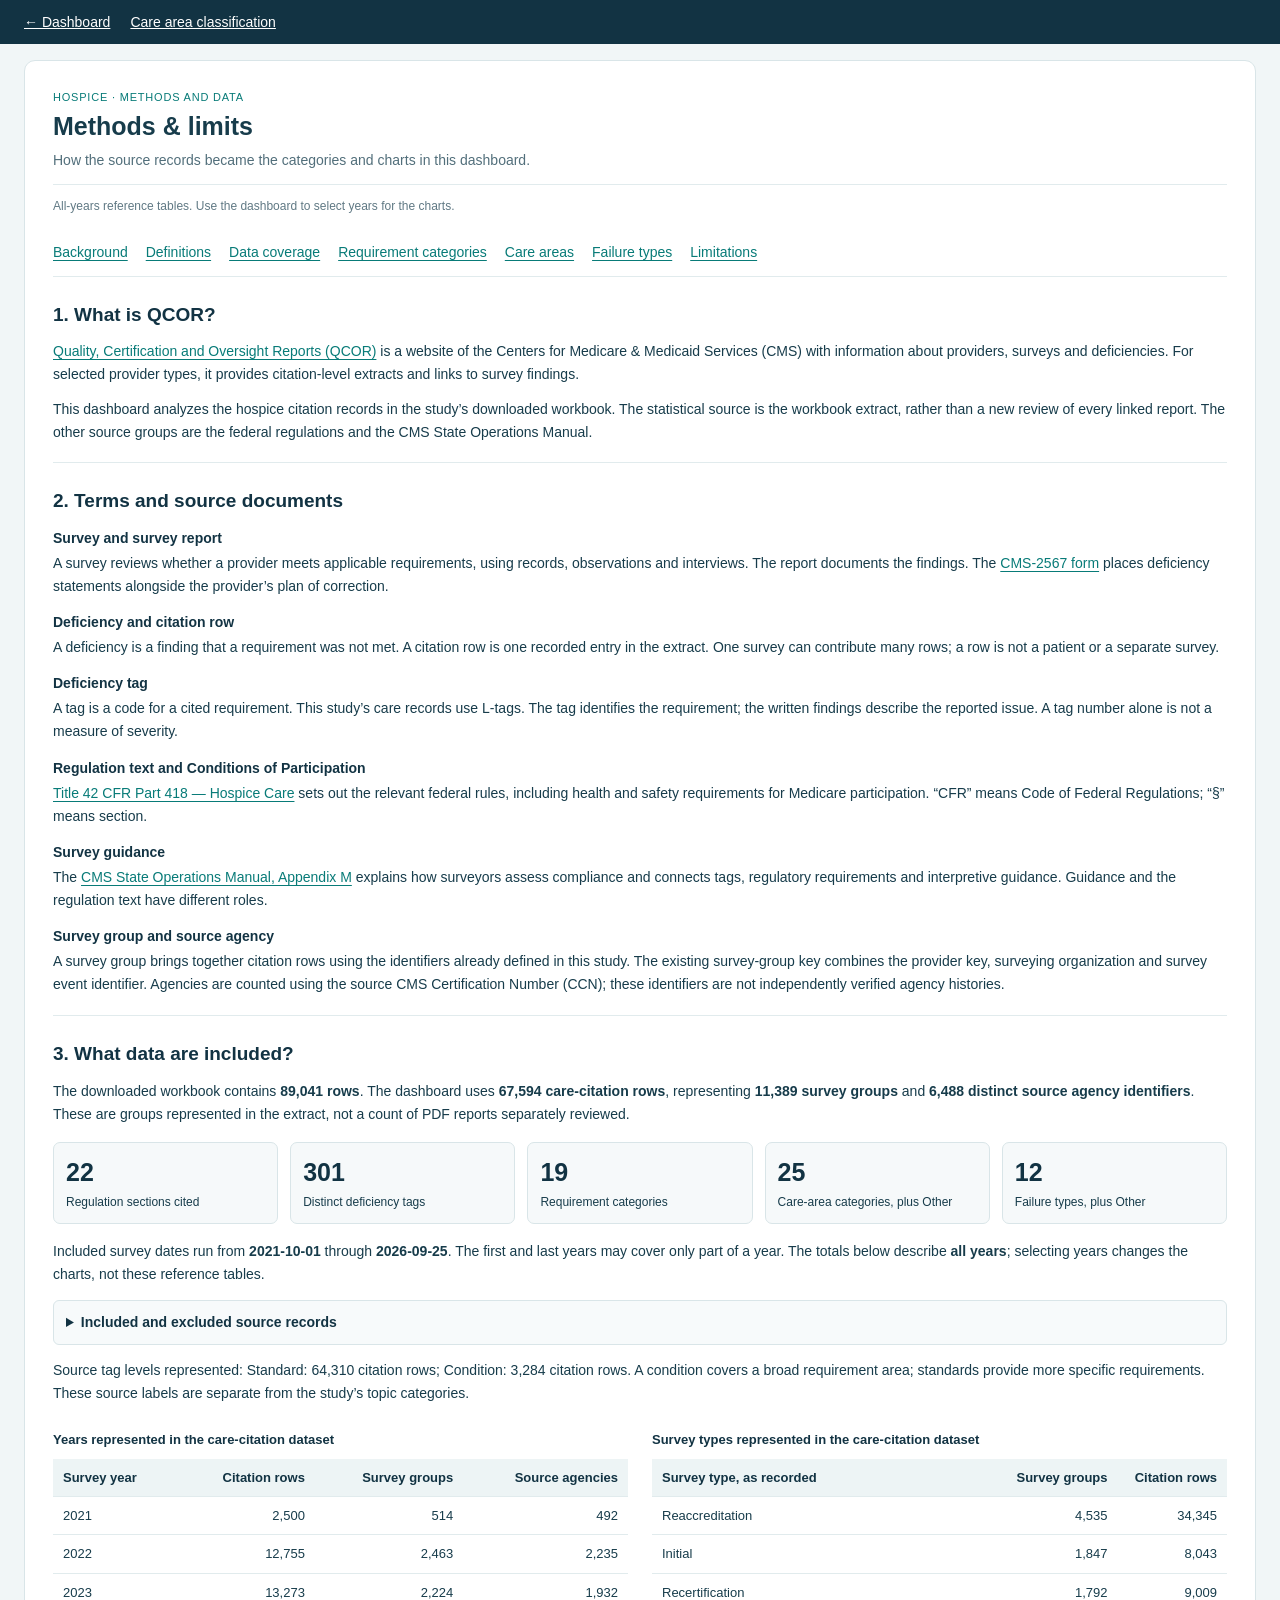
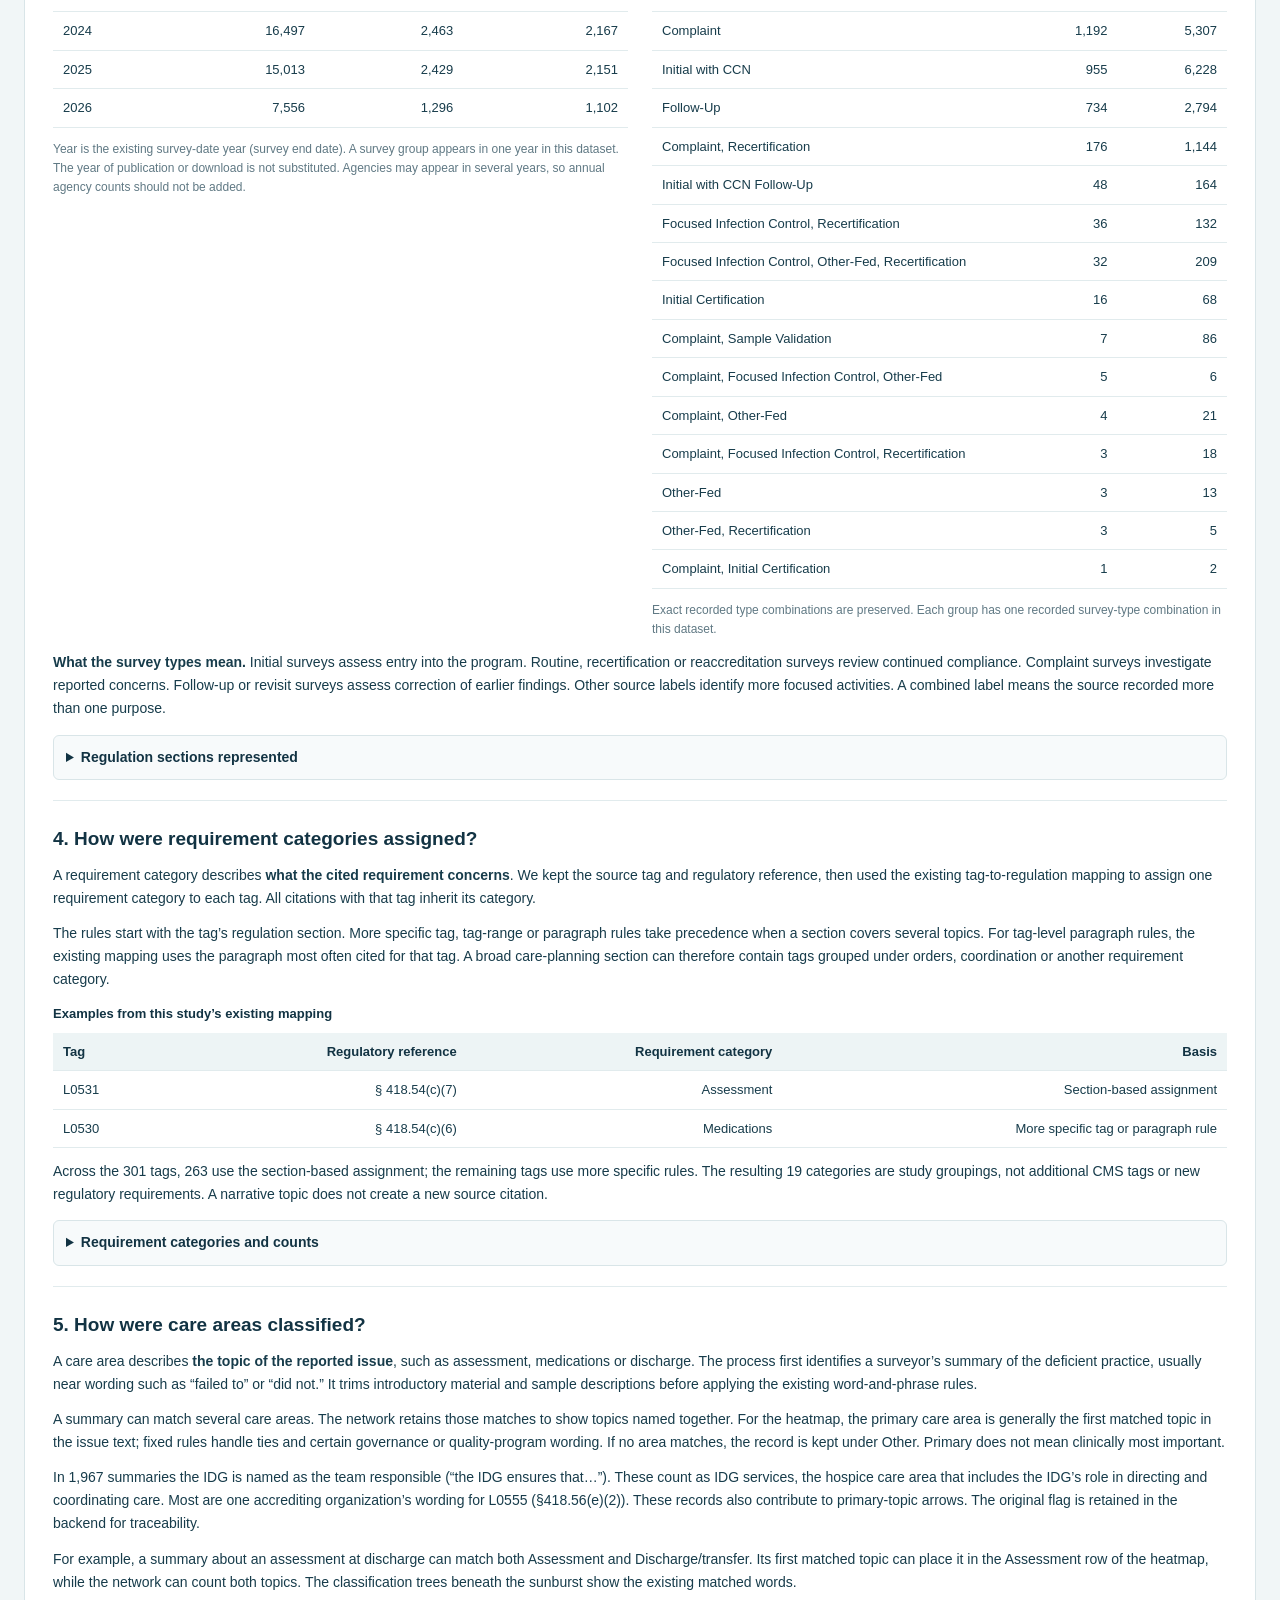
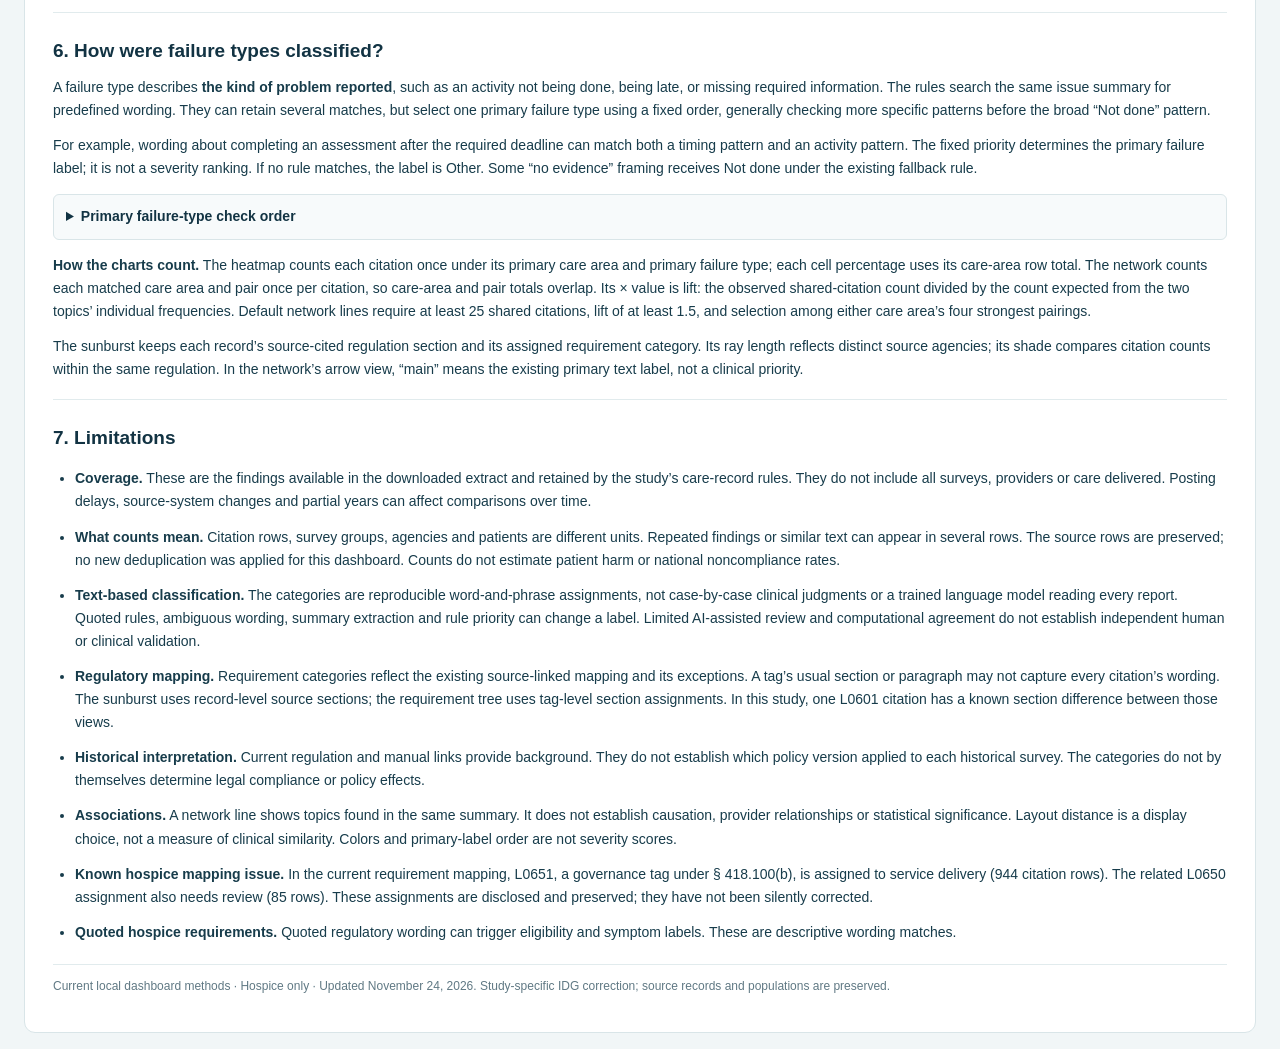
<file: methodology.html>
<!doctype html><html lang="en"><head><meta charset="utf-8"><meta name="viewport" content="width=device-width,initial-scale=1"><title>Hospice methods and limits</title><style>body{margin:0;background:#f1f6f7;font:14px "Segoe UI",Arial,sans-serif}[hidden]{display:none!important}.release-nav{padding:14px 24px;background:#123343;color:white}.release-nav a{color:white;margin-right:20px}</style><style>/* Readable document styling, scoped to Methods and limits. */
#methodsPage.methods-document{box-sizing:border-box;width:calc(100% - 48px);max-width:1400px;margin:16px auto;padding:24px 28px;background:white;border:1px solid #d9e5e8;border-radius:11px;color:#173c4b;font-size:14px;line-height:1.65}
.methods-document .method-heading{background:transparent;color:inherit;padding:0 0 12px;border-bottom:1px solid #e1ebed}
.methods-document .method-heading span{font-size:11px;text-transform:uppercase;letter-spacing:.8px;color:#087b78}
.methods-document h2{font-size:25px;line-height:1.25;margin:3px 0 7px}
.methods-document h3{font-size:19px;margin:0 0 10px;color:#123343}
.methods-document p,.methods-document li,.methods-document dd{font-size:14px;line-height:1.65}
.methods-document p{margin:0 0 12px}
.methods-document .method-heading p{margin:0;color:#526f7b}
.methods-document>section{padding:22px 0 6px;border-bottom:1px solid #e1ebed;scroll-margin-top:16px}
.methods-document .method-contents{display:flex;gap:6px 18px;flex-wrap:wrap;padding:12px 0;border-bottom:1px solid #e1ebed}
.methods-document a{color:#087b78;text-underline-offset:3px}
.methods-document a:focus-visible,.methods-document summary:focus-visible{outline:3px solid #c88b1d;outline-offset:3px}
.methods-document dl{margin:0}.methods-document dl>div{margin-bottom:13px}
.methods-document dt{font-weight:700;color:#123343}.methods-document dd{margin:2px 0 0}
.methods-document ul{padding-left:22px}.methods-document li{margin-bottom:12px}
.methods-document .method-metrics{display:grid;grid-template-columns:repeat(5,minmax(0,1fr));gap:12px;margin:16px 0}
.methods-document .method-metrics p{padding:12px;border:1px solid #d9e5e8;border-radius:7px;font-size:12px;line-height:1.4;margin:0;background:#f6f9fa}
.methods-document .method-metrics strong{display:block;font-size:25px;color:#123343;margin-bottom:4px}
.methods-document .method-data-tables{display:grid;grid-template-columns:minmax(0,1fr) minmax(0,1fr);gap:24px}
.methods-document .method-data-tables>div{min-width:0}
.methods-document .method-table-wrap{overflow-x:auto;margin:12px 0}
.methods-document table{width:100%;border-collapse:collapse;font-size:13px}
.methods-document caption{text-align:left;font-weight:700;margin-bottom:8px;color:#123343}
.methods-document th,.methods-document td{padding:8px 10px;border-bottom:1px solid #e1ebed;text-align:right;font-variant-numeric:tabular-nums;vertical-align:top}
.methods-document th:first-child{font-weight:500;text-align:left}
.methods-document thead th{background:#edf4f5;color:#123343;font-weight:700!important}
.methods-document details{margin:14px 0;padding:10px 12px;background:#f7fafb;border:1px solid #d9e5e8;border-radius:6px}
.methods-document summary{cursor:pointer;font-weight:650;color:#123343}
.methods-document details>p{margin:10px 0 0}
.methods-document .method-note,.methods-document .year-scope-note{font-size:12px!important;color:#607984;line-height:1.6!important;margin:12px 0}
@media(max-width:950px){.methods-document .method-data-tables{grid-template-columns:1fr}.methods-document .method-metrics{grid-template-columns:repeat(3,minmax(0,1fr))}}
@media(max-width:600px){#methodsPage.methods-document{width:calc(100% - 24px);padding:18px 16px;margin:12px auto}.methods-document .method-metrics{grid-template-columns:repeat(2,minmax(0,1fr))}.methods-document th,.methods-document td{padding:6px}.methods-document h3{font-size:18px}}
</style></head><body><nav class="release-nav"><a href="index.html">← Dashboard</a><a href="classification.html">Care area classification</a></nav><section id="methodsPage" class="page panel methods methods-document" aria-labelledby="methodsTitle">
<header class="method-heading"><span>Hospice · Methods and data</span><h2 id="methodsTitle">Methods &amp; limits</h2><p>How the source records became the categories and charts in this dashboard.</p></header>
<div id="methodsScope"><p class="year-scope-note">All-years reference tables. Use the dashboard to select years for the charts.</p></div>
<nav class="method-contents" aria-label="Methods contents"><a href="#method-background">Background</a><a href="#method-definitions">Definitions</a><a href="#method-data">Data coverage</a><a href="#method-requirements">Requirement categories</a><a href="#method-care">Care areas</a><a href="#method-failures">Failure types</a><a href="#method-limits">Limitations</a></nav>
<section id="method-background"><h3>1. What is QCOR?</h3>
<p><a href="https://qcor.cms.gov/" target="_blank" rel="noopener">Quality, Certification and Oversight Reports (QCOR)</a> is a website of the Centers for Medicare &amp; Medicaid Services (CMS) with information about providers, surveys and deficiencies. For selected provider types, it provides citation-level extracts and links to survey findings.</p>
<p>This dashboard analyzes the hospice citation records in the study’s downloaded workbook. The statistical source is the workbook extract, rather than a new review of every linked report. The other source groups are the federal regulations and the CMS State Operations Manual.</p></section>
<section id="method-definitions"><h3>2. Terms and source documents</h3>
<dl><div><dt>Survey and survey report</dt><dd>A survey reviews whether a provider meets applicable requirements, using records, observations and interviews. The report documents the findings. The <a href="https://www.cms.gov/medicare/cms-forms/cms-forms/downloads/CMS2567.pdf" target="_blank" rel="noopener">CMS-2567 form</a> places deficiency statements alongside the provider’s plan of correction.</dd></div>
<div><dt>Deficiency and citation row</dt><dd>A deficiency is a finding that a requirement was not met. A citation row is one recorded entry in the extract. One survey can contribute many rows; a row is not a patient or a separate survey.</dd></div>
<div><dt>Deficiency tag</dt><dd>A tag is a code for a cited requirement. This study’s care records use L-tags. The tag identifies the requirement; the written findings describe the reported issue. A tag number alone is not a measure of severity.</dd></div>
<div><dt>Regulation text and Conditions of Participation</dt><dd><a href="https://www.ecfr.gov/current/title-42/chapter-IV/subchapter-B/part-418" target="_blank" rel="noopener">Title 42 CFR Part 418 — Hospice Care</a> sets out the relevant federal rules, including health and safety requirements for Medicare participation. “CFR” means Code of Federal Regulations; “§” means section.</dd></div>
<div><dt>Survey guidance</dt><dd>The <a href="https://www.cms.gov/Regulations-and-Guidance/Guidance/Manuals/downloads/som107ap_m_hospice.pdf" target="_blank" rel="noopener">CMS State Operations Manual, Appendix M</a> explains how surveyors assess compliance and connects tags, regulatory requirements and interpretive guidance. Guidance and the regulation text have different roles.</dd></div>
<div><dt>Survey group and source agency</dt><dd>A survey group brings together citation rows using the identifiers already defined in this study. The existing survey-group key combines the provider key, surveying organization and survey event identifier. Agencies are counted using the source CMS Certification Number (CCN); these identifiers are not independently verified agency histories.</dd></div></dl></section>
<section id="method-data"><h3>3. What data are included?</h3>
<p>The downloaded workbook contains <strong>89,041 rows</strong>. The dashboard uses <strong>67,594 care-citation rows</strong>, representing <strong>11,389 survey groups</strong> and <strong>6,488 distinct source agency identifiers</strong>. These are groups represented in the extract, not a count of PDF reports separately reviewed.</p>
<div class="method-metrics"><p><strong>22</strong>Regulation sections cited</p><p><strong>301</strong>Distinct deficiency tags</p><p><strong>19</strong>Requirement categories</p><p><strong>25</strong>Care-area categories, plus Other</p><p><strong>12</strong>Failure types, plus Other</p></div>
<p>Included survey dates run from <strong>2021-10-01</strong> through <strong>2026-09-25</strong>. The first and last years may cover only part of a year. The totals below describe <strong>all years</strong>; selecting years changes the charts, not these reference tables.</p>
<details><summary>Included and excluded source records</summary><div class="method-table-wrap"><table><caption>Workbook rows by existing study disposition</caption><thead><tr><th scope="col">Record group</th><th scope="col">Rows</th></tr></thead><tbody><tr><th scope="row">Care citations included</th><td>67,594</td></tr><tr><th scope="row">Context and other excluded records</th><td>14,119</td></tr><tr><th scope="row">Emergency-preparedness records, kept separate</th><td>6,311</td></tr><tr><th scope="row">Life-safety records, kept separate</th><td>947</td></tr><tr><th scope="row">Records held for review</th><td>70</td></tr></tbody></table></div></details>
<p>Source tag levels represented: Standard: 64,310 citation rows; Condition: 3,284 citation rows. A condition covers a broad requirement area; standards provide more specific requirements. These source labels are separate from the study’s topic categories.</p>
<div class="method-data-tables"><div><div class="method-table-wrap"><table><caption>Years represented in the care-citation dataset</caption><thead><tr><th scope="col">Survey year</th><th scope="col">Citation rows</th><th scope="col">Survey groups</th><th scope="col">Source agencies</th></tr></thead><tbody><tr><th scope="row">2021</th><td>2,500</td><td>514</td><td>492</td></tr><tr><th scope="row">2022</th><td>12,755</td><td>2,463</td><td>2,235</td></tr><tr><th scope="row">2023</th><td>13,273</td><td>2,224</td><td>1,932</td></tr><tr><th scope="row">2024</th><td>16,497</td><td>2,463</td><td>2,167</td></tr><tr><th scope="row">2025</th><td>15,013</td><td>2,429</td><td>2,151</td></tr><tr><th scope="row">2026</th><td>7,556</td><td>1,296</td><td>1,102</td></tr></tbody></table></div><p class="method-note">Year is the existing survey-date year (survey end date). A survey group appears in one year in this dataset. The year of publication or download is not substituted. Agencies may appear in several years, so annual agency counts should not be added.</p></div><div><div class="method-table-wrap"><table><caption>Survey types represented in the care-citation dataset</caption><thead><tr><th scope="col">Survey type, as recorded</th><th scope="col">Survey groups</th><th scope="col">Citation rows</th></tr></thead><tbody><tr><th scope="row">Reaccreditation</th><td>4,535</td><td>34,345</td></tr><tr><th scope="row">Initial</th><td>1,847</td><td>8,043</td></tr><tr><th scope="row">Recertification</th><td>1,792</td><td>9,009</td></tr><tr><th scope="row">Complaint</th><td>1,192</td><td>5,307</td></tr><tr><th scope="row">Initial with CCN</th><td>955</td><td>6,228</td></tr><tr><th scope="row">Follow-Up</th><td>734</td><td>2,794</td></tr><tr><th scope="row">Complaint, Recertification</th><td>176</td><td>1,144</td></tr><tr><th scope="row">Initial with CCN Follow-Up</th><td>48</td><td>164</td></tr><tr><th scope="row">Focused Infection Control, Recertification</th><td>36</td><td>132</td></tr><tr><th scope="row">Focused Infection Control, Other-Fed, Recertification</th><td>32</td><td>209</td></tr><tr><th scope="row">Initial Certification</th><td>16</td><td>68</td></tr><tr><th scope="row">Complaint, Sample Validation</th><td>7</td><td>86</td></tr><tr><th scope="row">Complaint, Focused Infection Control, Other-Fed</th><td>5</td><td>6</td></tr><tr><th scope="row">Complaint, Other-Fed</th><td>4</td><td>21</td></tr><tr><th scope="row">Complaint, Focused Infection Control, Recertification</th><td>3</td><td>18</td></tr><tr><th scope="row">Other-Fed</th><td>3</td><td>13</td></tr><tr><th scope="row">Other-Fed, Recertification</th><td>3</td><td>5</td></tr><tr><th scope="row">Complaint, Initial Certification</th><td>1</td><td>2</td></tr></tbody></table></div><p class="method-note">Exact recorded type combinations are preserved. Each group has one recorded survey-type combination in this dataset.</p></div></div>
<p><strong>What the survey types mean.</strong> Initial surveys assess entry into the program. Routine, recertification or reaccreditation surveys review continued compliance. Complaint surveys investigate reported concerns. Follow-up or revisit surveys assess correction of earlier findings. Other source labels identify more focused activities. A combined label means the source recorded more than one purpose.</p>
<details><summary>Regulation sections represented</summary><p>§ 418.52; § 418.54; § 418.56; § 418.58; § 418.60; § 418.62; § 418.64; § 418.66; § 418.70; § 418.72; § 418.74; § 418.76; § 418.78; § 418.100; § 418.102; § 418.104; § 418.106; § 418.108; § 418.110; § 418.112; § 418.114; § 418.116.</p></details></section>
<section id="method-requirements"><h3>4. How were requirement categories assigned?</h3>
<p>A requirement category describes <strong>what the cited requirement concerns</strong>. We kept the source tag and regulatory reference, then used the existing tag-to-regulation mapping to assign one requirement category to each tag. All citations with that tag inherit its category.</p>
<p>The rules start with the tag’s regulation section. More specific tag, tag-range or paragraph rules take precedence when a section covers several topics. For tag-level paragraph rules, the existing mapping uses the paragraph most often cited for that tag. A broad care-planning section can therefore contain tags grouped under orders, coordination or another requirement category.</p>
<div class="method-table-wrap"><table><caption>Examples from this study’s existing mapping</caption><thead><tr><th scope="col">Tag</th><th scope="col">Regulatory reference</th><th scope="col">Requirement category</th><th scope="col">Basis</th></tr></thead><tbody><tr><th scope="row">L0531</th><td>§ 418.54(c)(7)</td><td>Assessment</td><td>Section-based assignment</td></tr><tr><th scope="row">L0530</th><td>§ 418.54(c)(6)</td><td>Medications</td><td>More specific tag or paragraph rule</td></tr></tbody></table></div><p>Across the 301 tags, 263 use the section-based assignment; the remaining tags use more specific rules. The resulting 19 categories are study groupings, not additional CMS tags or new regulatory requirements. A narrative topic does not create a new source citation.</p>
<details><summary>Requirement categories and counts</summary><div class="method-table-wrap"><table><caption>Requirement-category assignments in the current dataset</caption><thead><tr><th scope="col">Requirement category</th><th scope="col">Deficiency tags</th><th scope="col">Citation rows</th></tr></thead><tbody><tr><th scope="row">Plan of care</th><td>14</td><td>14,684</td></tr><tr><th scope="row">Aide</th><td>14</td><td>6,794</td></tr><tr><th scope="row">Assessment</th><td>15</td><td>6,697</td></tr><tr><th scope="row">Records</th><td>13</td><td>5,624</td></tr><tr><th scope="row">Medications</th><td>18</td><td>4,790</td></tr><tr><th scope="row">IDG &amp; hospice services</th><td>20</td><td>4,127</td></tr><tr><th scope="row">Delivery</th><td>4</td><td>3,912</td></tr><tr><th scope="row">Staff</th><td>27</td><td>3,621</td></tr><tr><th scope="row">Infection</th><td>7</td><td>2,900</td></tr><tr><th scope="row">Rights</th><td>20</td><td>2,843</td></tr><tr><th scope="row">Transitions</th><td>3</td><td>2,375</td></tr><tr><th scope="row">QAPI</th><td>18</td><td>2,003</td></tr><tr><th scope="row">Facility residents</th><td>23</td><td>1,870</td></tr><tr><th scope="row">Governance</th><td>18</td><td>1,178</td></tr><tr><th scope="row">Skilled services</th><td>13</td><td>1,099</td></tr><tr><th scope="row">Coordination</th><td>4</td><td>1,057</td></tr><tr><th scope="row">Inpatient</th><td>67</td><td>1,021</td></tr><tr><th scope="row">Eligibility</th><td>2</td><td>960</td></tr><tr><th scope="row">Orders</th><td>1</td><td>39</td></tr></tbody></table></div></details></section>
<section id="method-care"><h3>5. How were care areas classified?</h3>
<p>A care area describes <strong>the topic of the reported issue</strong>, such as assessment, medications or discharge. The process first identifies a surveyor’s summary of the deficient practice, usually near wording such as “failed to” or “did not.” It trims introductory material and sample descriptions before applying the existing word-and-phrase rules.</p>
<p>A summary can match several care areas. The network retains those matches to show topics named together. For the heatmap, the primary care area is generally the first matched topic in the issue text; fixed rules handle ties and certain governance or quality-program wording. If no area matches, the record is kept under Other. Primary does not mean clinically most important.</p>
<p>In 1,967 summaries the IDG is named as the team responsible (“the IDG ensures that…”). These count as IDG services, the hospice care area that includes the IDG’s role in directing and coordinating care. Most are one accrediting organization’s wording for L0555 (§418.56(e)(2)). These records also contribute to primary-topic arrows. The original flag is retained in the backend for traceability.</p>
<p>For example, a summary about an assessment at discharge can match both Assessment and Discharge/transfer. Its first matched topic can place it in the Assessment row of the heatmap, while the network can count both topics. The classification trees beneath the sunburst show the existing matched words.</p></section>
<section id="method-failures"><h3>6. How were failure types classified?</h3>
<p>A failure type describes <strong>the kind of problem reported</strong>, such as an activity not being done, being late, or missing required information. The rules search the same issue summary for predefined wording. They can retain several matches, but select one primary failure type using a fixed order, generally checking more specific patterns before the broad “Not done” pattern.</p>
<p>For example, wording about completing an assessment after the required deadline can match both a timing pattern and an activity pattern. The fixed priority determines the primary failure label; it is not a severity ranking. If no rule matches, the label is Other. Some “no evidence” framing receives Not done under the existing fallback rule.</p>
<details><summary>Primary failure-type check order</summary><ol><li>Rights/info not given</li><li>Not timely</li><li>Not as ordered</li><li>Orders/signatures missing</li><li>Program/policy</li><li>Staff competency</li><li>Not communicated</li><li>Not reviewed/updated</li><li>Not documented</li><li>Missing content</li><li>Done incorrectly</li><li>Not done</li></ol><p>Other is used when no type is assigned.</p></details>
<p><strong>How the charts count.</strong> The heatmap counts each citation once under its primary care area and primary failure type; each cell percentage uses its care-area row total. The network counts each matched care area and pair once per citation, so care-area and pair totals overlap. Its × value is lift: the observed shared-citation count divided by the count expected from the two topics’ individual frequencies. Default network lines require at least 25 shared citations, lift of at least 1.5, and selection among either care area’s four strongest pairings.</p>
<p>The sunburst keeps each record’s source-cited regulation section and its assigned requirement category. Its ray length reflects distinct source agencies; its shade compares citation counts within the same regulation. In the network’s arrow view, “main” means the existing primary text label, not a clinical priority.</p></section>
<section id="method-limits"><h3>7. Limitations</h3><ul>
<li><strong>Coverage.</strong> These are the findings available in the downloaded extract and retained by the study’s care-record rules. They do not include all surveys, providers or care delivered. Posting delays, source-system changes and partial years can affect comparisons over time.</li>
<li><strong>What counts mean.</strong> Citation rows, survey groups, agencies and patients are different units. Repeated findings or similar text can appear in several rows. The source rows are preserved; no new deduplication was applied for this dashboard. Counts do not estimate patient harm or national noncompliance rates.</li>
<li><strong>Text-based classification.</strong> The categories are reproducible word-and-phrase assignments, not case-by-case clinical judgments or a trained language model reading every report. Quoted rules, ambiguous wording, summary extraction and rule priority can change a label. Limited AI-assisted review and computational agreement do not establish independent human or clinical validation.</li>
<li><strong>Regulatory mapping.</strong> Requirement categories reflect the existing source-linked mapping and its exceptions. A tag’s usual section or paragraph may not capture every citation’s wording. The sunburst uses record-level source sections; the requirement tree uses tag-level section assignments. In this study, one L0601 citation has a known section difference between those views.</li>
<li><strong>Historical interpretation.</strong> Current regulation and manual links provide background. They do not establish which policy version applied to each historical survey. The categories do not by themselves determine legal compliance or policy effects.</li>
<li><strong>Associations.</strong> A network line shows topics found in the same summary. It does not establish causation, provider relationships or statistical significance. Layout distance is a display choice, not a measure of clinical similarity. Colors and primary-label order are not severity scores.</li>
<li><strong>Known hospice mapping issue.</strong> In the current requirement mapping, L0651, a governance tag under § 418.100(b), is assigned to service delivery (944 citation rows). The related L0650 assignment also needs review (85 rows). These assignments are disclosed and preserved; they have not been silently corrected.</li><li><strong>Quoted hospice requirements.</strong> Quoted regulatory wording can trigger eligibility and symptom labels. These are descriptive wording matches.</li></ul></section>
<p class="method-note">Current local dashboard methods · Hospice only · Updated November 24, 2026. Study-specific IDG correction; source records and populations are preserved.</p></section></body></html>
</file>
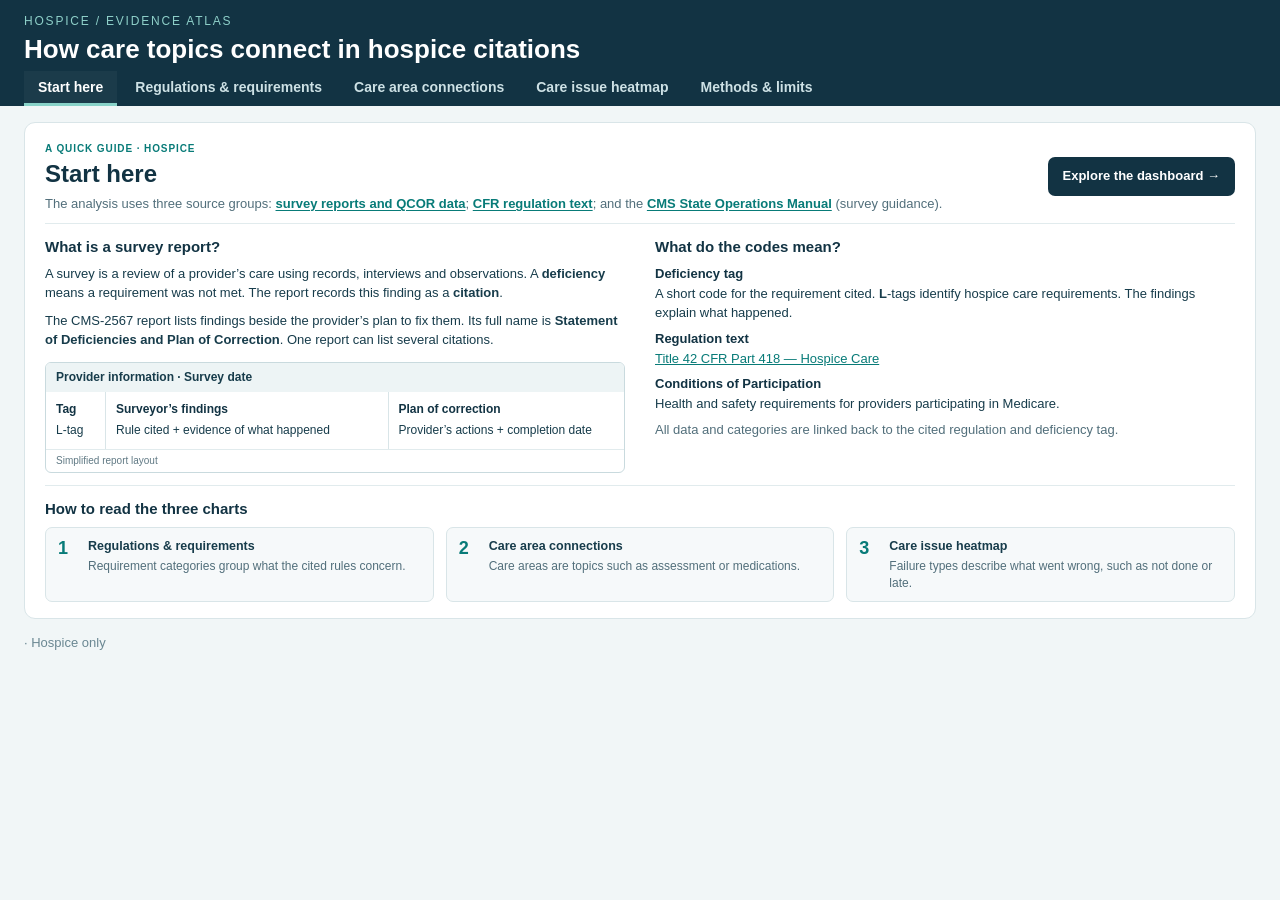
<file: src/page.html>
<!doctype html><html lang="en"><head><meta charset="utf-8"><meta name="viewport" content="width=device-width,initial-scale=1"><title>Hospice · Evidence atlas</title><style>:root{font:14px "Segoe UI",Arial,sans-serif;color:#173c4b;background:#f1f6f7}*{box-sizing:border-box}body{margin:0}button,input,select{font:inherit;color:inherit}button{cursor:pointer}button:focus-visible,a:focus-visible,input:focus-visible,select:focus-visible{outline:3px solid #c98e23;outline-offset:3px}a{color:#087b78}header{background:#123343;color:#fff;padding:24px 28px 0}.brand{display:flex;justify-content:space-between;align-items:center;gap:15px;font-size:10px;letter-spacing:1.8px;color:#8ed0c9}.badge{border:1px solid #c9ad6a;border-radius:20px;padding:6px 10px;color:#f6dda4;letter-spacing:1px}h1{font-size:27px;margin:13px 0 8px}header>p{font-size:13px;color:#c3dce2;margin:0 0 19px}.tabs{display:flex;align-items:center;gap:4px;flex-wrap:wrap}.tab{border:0;border-bottom:3px solid transparent;background:transparent;color:#cde1e5;padding:13px 18px;font-weight:600}.tab.active{color:white;border-bottom-color:#88d2c8;background:#ffffff0a}.tabs>a{color:#c0dfdf;margin-left:auto;font-size:12px;padding:10px 0}.review-banner{margin:0;background:#fff6df;border-bottom:1px solid #e8dbb9;padding:9px 28px;font-size:11px;color:#755b2c}.workspace{display:grid;grid-template-columns:235px minmax(0,1fr) 305px;gap:16px;padding:20px;max-width:1900px;margin:auto;align-items:start}.panel{background:white;border:1px solid #d9e5e8;border-radius:11px;min-width:0}.controls,.evidence{padding:20px}.kicker{color:#4c8a8b;font-size:10px;letter-spacing:1.1px;font-weight:700}h2{font-size:17px;margin:8px 0 15px;line-height:1.35}h3{font-size:14px;margin:20px 0 9px}.controls label:not(.check){display:block;font-size:12px;font-weight:600;margin:18px 0 7px}.controls input[type=search],.controls select{width:100%;min-width:0;padding:8px;border:1px solid #bdd2d8;background:#fff;border-radius:5px;font-size:12px}.search-row{display:flex;gap:5px}.btn{background:white;border:1px solid #c5d8dc;border-radius:6px;padding:7px 10px;font-size:12px;white-space:nowrap}.btn:hover{background:#eaf5f2}.button-grid{display:grid;grid-template-columns:1fr 1fr;gap:6px;margin:17px 0}.button-grid .btn{padding:7px 5px;font-size:11px}.full{width:100%}.check{display:flex;gap:7px;font-size:12px;align-items:center;margin:15px 0}.hint{font-size:12px;line-height:1.7;color:#617d87}.hint strong{color:#355a66}.sidebar-rule{border-top:1px solid #e5edef;margin:20px 0}.small-link{font-size:12px;display:inline-block;margin-top:10px}.shape-key{display:flex;flex-direction:column;gap:9px;font-size:11px}.shape-key span{display:flex;align-items:center;gap:8px}.shape-key i{width:12px;height:12px;border-radius:50%;display:inline-block}.root-key{background:#123343}.family-key{background:#58a6a0;border:2px solid #286f70}.tag-key{background:#c3e0dd;border:1px solid #286f70}.map-panel{overflow:hidden}.map-heading{padding:18px 18px 12px;border-bottom:1px solid #e1ebed}.map-heading h2{font-size:17px;margin:6px 0}.map-heading .hint{margin:4px 0 12px}.map-buttons{display:flex;gap:5px;flex-wrap:wrap}.map-buttons .btn{font-size:11px;padding:5px 8px}#networkStage{height:670px;position:relative;background:radial-gradient(ellipse at center,#fff 30%,#f6fafb 100%);touch-action:none}#networkSvg{width:100%;height:100%;display:block;cursor:grab}#networkSvg:active{cursor:grabbing}.issue-link{stroke:#a2bec6;stroke-width:1.4;fill:none;transition:opacity .15s}.issue-node{cursor:pointer;outline:none}.issue-node:focus{outline:none}.issue-node circle{stroke:#fff;stroke-width:1.8}.issue-node[data-kind=family] circle{stroke:#ffffff;stroke-width:2.5}.issue-node[data-kind=root] circle{stroke:#d2ebe5;stroke-width:3}.issue-node text{font-family:"Segoe UI",Arial,sans-serif;font-size:13px;fill:#294f5b;pointer-events:none;paint-order:stroke;stroke:white;stroke-width:4px;stroke-linejoin:round}.issue-node[data-kind=family] .node-label{font-size:14px;font-weight:650}.issue-node[data-kind=root] text{fill:#fff;stroke:none;text-anchor:middle;font-size:9px;font-weight:700;letter-spacing:.8px}.issue-node .node-count{font-size:11px;font-weight:400;fill:#66838d}.issue-node .toggle-mark{fill:white;stroke:none;font-size:13px;text-anchor:middle;dominant-baseline:central;font-weight:700}.issue-node .tree-label-background{fill:none}.issue-node.is-muted,.issue-link.is-muted{opacity:.15}.issue-node.is-focus circle{stroke:#163f4c;stroke-width:3}.issue-node:focus-visible circle{stroke:#c98e23;stroke-width:4}.issue-link.is-focus{stroke:#376b76;stroke-width:2.5}.map-corner{position:absolute;bottom:10px;left:12px;right:12px;display:flex;align-items:center;justify-content:space-between;gap:9px;font-size:10px;color:#728f97;pointer-events:none}.quiet{border:0;background:#ffffffd9;padding:5px 7px;color:#547580;font-size:10px;border-radius:4px;pointer-events:auto}.map-foot{border-top:1px solid #e1ebed;padding:12px 17px;font-size:11px;color:#607e88;display:flex;gap:8px;align-items:center}.dot{width:7px;height:7px;border-radius:50%;background:#4b9b94;flex-shrink:0}.evidence{position:sticky;top:16px;max-height:calc(100vh - 32px);overflow:auto}.evidence .kind-pill{display:inline-block;border-radius:14px;background:#eaf4f2;color:#1d716c;font-size:10px;padding:5px 8px;margin-bottom:5px}.evidence h2{font-size:21px;margin:9px 0;overflow-wrap:anywhere}.detail-title{font-size:14px;line-height:1.6}.metrics{padding:13px;border-radius:8px;background:#eff7f5;margin:15px 0;line-height:1.9;font-size:12px}.metrics strong{font-size:20px;display:block}.evidence p{font-size:12px;line-height:1.7}.evidence .muted{color:#607e88}.evidence .source-meta{font-size:10px;color:#6c8792;overflow-wrap:anywhere}.detail-table{width:100%;border-collapse:collapse;font-size:11px}.detail-table td{padding:8px 3px;border-bottom:1px solid #e4ecef;vertical-align:top}.detail-table td:last-child{text-align:right;white-space:nowrap}.tag-jump{border:0;background:transparent;color:#087b78;padding:0;font:inherit;text-align:left;cursor:pointer;font-weight:650}.evidence details{margin-top:16px}.evidence summary{font-size:12px;font-weight:600;color:#1f7775;cursor:pointer}.review-note{font-size:11px!important;background:#fff7df;border-left:3px solid #caa15d;padding:8px;color:#755f38}.example{border-top:1px solid #e1ebee;margin-top:12px;padding-top:6px}.example blockquote{margin:7px 0;font-size:12px;line-height:1.7;white-space:pre-wrap}.page{margin:20px auto;padding:20px;max-width:1500px}.page-heading{display:flex;align-items:center;justify-content:space-between;gap:15px;flex-wrap:wrap}.page-heading a{font-size:12px}#policyFrame{display:block;width:100%;height:1100px;border:1px solid #d6e3e7;border-radius:10px;background:white}.methods{max-width:1000px;padding:30px}.methods p{line-height:1.8;font-size:14px}footer{padding:5px 22px 22px;font-size:11px;color:#6a8792}#networkTooltip{position:fixed;z-index:10;max-width:310px;background:#133444;color:white;border-radius:8px;padding:11px 13px;box-shadow:0 5px 22px #1234;font-size:12px;line-height:1.6;pointer-events:none}#networkTooltip strong,#networkTooltip span{display:block}[hidden]{display:none!important}
@media(min-width:1650px){.workspace{grid-template-columns:255px minmax(0,1fr) 330px}#networkStage{height:760px}}
@media(max-width:1200px){.workspace{grid-template-columns:200px minmax(0,1fr)}.evidence{grid-column:1/-1;position:static;max-height:none}.evidence .metrics{max-width:350px}.controls{padding:15px}#networkStage{height:650px}}
@media(max-width:750px){header{padding:20px 16px 0}h1{font-size:23px}.tabs>a{margin-left:0;width:100%;padding:10px 0}.tab{padding:11px 12px;font-size:12px}.review-banner{padding:9px 16px}.workspace{grid-template-columns:1fr;padding:12px;gap:12px}.controls{display:grid;grid-template-columns:1fr 1fr;gap:0 14px}.controls>.kicker,.controls>h2,.controls>p,.controls>.sidebar-rule,.controls>.shape-key,.controls>.small-link{grid-column:1/-1}.controls>label:not(.check){grid-column:1/-1}.search-row,.controls>select{grid-column:1/-1}.button-grid{grid-column:1/-1}.controls .check{font-size:11px}.controls .full{align-self:center}.controls .sidebar-rule,.controls .shape-key,.controls .sidebar-rule~.kicker{display:none}.controls>.hint:last-of-type{display:none}.map-panel{grid-row:1}.controls{grid-row:2}.evidence{grid-row:3}#networkStage{height:520px}.map-heading{padding:15px}.map-heading h2{font-size:16px}.map-foot{font-size:10px}.page{padding:12px;margin:12px}.brand{font-size:9px;letter-spacing:1px}.methods{padding:22px}.map-corner{font-size:9px}#policyFrame{height:1000px}}
@media(prefers-reduced-motion:reduce){.issue-link{transition:none}}

.issue-node text{font-size:17px;font-weight:600}.issue-node circle{stroke:#fff;stroke-width:2}.issue-node.scope-review circle{stroke:#9a6a19;stroke-width:2.5}.issue-node.isolate circle{stroke-dasharray:4 3;stroke:#8aa6ae}.issue-link{stroke:#8aafb9;stroke-opacity:.5;cursor:pointer;pointer-events:stroke;outline:none}.issue-link:hover,.issue-link:focus-visible{stroke:#195767;stroke-opacity:1}.issue-link:focus-visible{stroke-dasharray:4 2}.issue-node.is-focus circle{stroke:#164c5b;stroke-width:3}.issue-link.is-focus{stroke:#236d7a;stroke-opacity:1}.issue-node text.node-count{font-size:12px;font-weight:400}.issue-node:focus{outline:none}.edge-focus-title{font-size:19px!important}.evidence .connection-note{font-size:11px;color:#637f89}.controls>.hint{margin-top:8px}.mode-label{font-size:11px;color:#6b8590}.network-pair{display:block;border:0;background:none;text-align:left;color:#087b78;cursor:pointer;padding:0;font:inherit;font-weight:600}.mini-table-caption{font-size:11px;color:#698490}.network-empty{font-size:12px;color:#7a6850}

.cluster-legend-wrap{padding:12px 18px 8px;border-bottom:1px solid #e1ebed;background:#fbfdfd}.cluster-legend{display:flex;gap:7px;flex-wrap:wrap;align-items:center}.cluster-chip{display:inline-flex;gap:7px;align-items:center;background:white;border:1px solid #d6e3e7;border-radius:20px;font-size:11px;padding:6px 10px;color:#31535f;font-weight:600}.cluster-chip i{display:inline-block;width:10px;height:10px;border-radius:50%;flex-shrink:0}.cluster-chip:hover{background:#edf5f4}.cluster-chip.unassigned{font-weight:400;color:#647e89}.cluster-legend-wrap .hint{font-size:10px;margin:8px 0 0}.cluster-match{border:1px solid #deeaed;border-radius:8px;padding:11px;margin:14px 0;background:#fbfdfd}.cluster-match h3{margin:0 0 9px}.cluster-badge{display:inline-block;border-radius:15px;padding:5px 10px;font-size:11px;font-weight:650}.cluster-match p{font-size:11px}.cluster-strength{font-weight:650;color:#315865}.cluster-method{border-top:1px solid #e1e9ec;padding-top:10px}.cluster-formula{font-family:Consolas,monospace;font-size:12px;background:#f1f5f7;border-radius:5px;padding:10px;line-height:1.7;overflow-wrap:anywhere}.cluster-members td{padding:6px 3px}.cluster-members td:last-child{font-size:10px;color:#64828b}.issue-node.scope-review circle{stroke:#9a6a19;stroke-width:2.5}

.map-heading{position:relative;padding-right:64px}.recenter-network{position:absolute;top:18px;right:18px;width:32px;height:32px;padding:0;font-size:23px;line-height:1}.clear-network-highlight{position:absolute;right:14px;top:12px;z-index:2}
.regulations-page{width:100%;margin:0 auto;max-width:1900px}#regulationsFrame{display:block;width:100%;height:1600px;border:0;background:#f1f6f7}

#networkStage>.cluster-legend-wrap{position:absolute;z-index:3;left:14px;bottom:43px;width:235px;max-width:calc(100% - 28px);padding:8px 10px;border:0;border-radius:6px;background:#fffffff0}.cluster-legend-wrap .cluster-legend{display:grid;grid-template-columns:1fr 1fr;gap:7px 12px}.cluster-legend-wrap .cluster-chip{border:0;background:none;border-radius:0;padding:1px 0;font-weight:400;font-size:11px}.cluster-legend-wrap .cluster-chip i{width:9px;height:9px}.cluster-legend-wrap .cluster-chip:hover{color:#087b78}.cluster-legend-wrap .hint{display:none}

/* Claude Sankey styling scoped to the existing home health dashboard shell. */
#policyPage{max-width:1500px;min-width:0;padding:22px}
#policyPage .sankey-defs{position:absolute;width:0;height:0;overflow:hidden}
#policyPage .sankey-actions{display:flex;gap:12px;align-items:center;flex-wrap:wrap;margin-left:auto}
#policyPage .pipe-show{display:flex;align-items:center;gap:7px;font-size:12px}
#policyPage .pipe-show select{padding:6px 8px;border:1px solid #b8ced7;border-radius:6px;font:inherit;color:#173a4b;background:white}
#policyPage .chart-toolbar{display:flex;gap:14px;flex-wrap:wrap;font-size:12px;color:#54717e;padding:14px 0}
#policyPage .pin-status{color:#8a5a00;font-weight:600}
#policyPage .chart-host{overflow-x:auto;min-width:0;padding:4px 0 10px}
#policyPage .chart-host svg{display:block;width:100%;min-width:1100px;height:auto}
#policyPage .axis-note{font-size:11px;fill:#607a86}
#policyPage .sk-label{font-size:11px;fill:#173a4b}
#policyPage .sk-sub{fill:#607c88}
#policyPage .pipe-group{fill:#087c76;font-weight:650}
#policyPage .halo{paint-order:stroke;stroke:white;stroke-width:3px;stroke-linejoin:round}
#policyPage .tracing .sk-link{fill-opacity:.07!important}
#policyPage .tracing .pnode{opacity:.28}
#policyPage .tracing .pnode.on{opacity:1}
#policyPage .pnode.pinned>rect:nth-child(2){stroke:#d28b16;stroke-width:3}
#policyPage .hit{cursor:pointer}
#policyPage .hit:focus{outline:none}
#policyPage .hit:focus-visible>rect:nth-child(2),#policyPage path.hit:focus-visible{stroke:#d28b16;stroke-width:3}
#policyPage .color-key{display:flex;flex-wrap:wrap;gap:5px 14px;padding:10px 0;font-size:11px;color:#577582}
#policyPage .color-key span{display:inline-flex;align-items:center;gap:5px}
#policyPage .color-key .key-title{flex-basis:100%;font-weight:600;color:#3f5f6c}
#policyPage .color-key i{width:11px;height:11px;border-radius:2px;display:inline-block}
#policyPage .chart-help{font-size:12px;color:#577582;line-height:1.7}
#policyPage .sankey-methods{margin-top:14px}
#policyPage .sankey-methods summary{font-size:12px;color:#087c76;cursor:pointer}
#sankeyTooltip{position:fixed;z-index:15;max-width:330px;background:#133444;color:white;padding:11px 13px;border-radius:8px;box-shadow:0 5px 22px #1234;font-size:12px;line-height:1.6;pointer-events:none}
#sankeyTooltip strong,#sankeyTooltip span{display:block}
@media(max-width:750px){#policyPage{margin:12px;padding:15px}#policyPage .sankey-actions{margin-left:0}#policyPage .page-heading h2{font-size:18px}}

#policyPage.sankey-workspace{max-width:1900px;margin:0 auto;display:grid;grid-template-columns:minmax(0,1fr) 335px;gap:16px;align-items:start;padding:20px}
#policyPage .sankey-chart{padding:20px;min-width:0}
#policyPage .sankey-detail{padding:20px;position:sticky;top:16px;max-height:calc(100vh - 32px);overflow:auto}
#policyPage .sankey-detail .definition-name{font-weight:650;margin-bottom:4px;color:#254f5d}
#policyPage .sankey-detail h3{margin-top:17px}
#policyPage .sankey-detail .source-meta{font-size:11px}
#policyPage .sankey-detail blockquote{font-size:12px;line-height:1.8}
#policyPage .chart-host svg{min-width:1270px}
@media(max-width:1200px){#policyPage.sankey-workspace{grid-template-columns:minmax(0,1fr)}#policyPage .sankey-detail{position:static;max-height:none}}
@media(max-width:750px){#policyPage.sankey-workspace{margin:0;padding:12px}.sankey-chart{padding:15px!important}}

/* Claude parallel-sets appearance with the dashboard care-area palette. */
#policyPage .chart-host{min-width:0;overflow-x:auto;padding:6px 0}
#policyPage .chart-host svg{display:block;width:100%;min-width:900px;height:auto;font:10px "Segoe UI",Arial,sans-serif}
#policyPage .chart-host path.strand{stroke-opacity:.34;cursor:pointer}
#policyPage .chart-host.tracing path.strand{stroke-opacity:.16}
#policyPage .chart-host.tracing path.strand.on{stroke-opacity:.9}
#policyPage .chart-host text{paint-order:stroke;stroke:#fff;stroke-width:3px;stroke-linejoin:round}
#policyPage .chart-host text .count{fill-opacity:.7}
#policyPage .chart-host .col-head{font-size:9px;letter-spacing:.5px;fill:#087b78;font-weight:600}
#policyPage .chart-host g.pick{cursor:pointer}
#policyPage .chart-host g.pick:focus-visible rect{stroke:#c98e23;stroke-width:2}
#policyPage .chart-toolbar:has(.pin-status[hidden]){padding:6px 0}
#policyPage .color-key .key-title{display:none}
#policyPage .color-key{font-size:9px;padding:6px 0}
#policyPage .chart-help{font-size:10px;line-height:1.5}

:root{font:16px "Segoe UI",Arial,sans-serif;color:#173c4b;background:#f1f6f7}*{box-sizing:border-box}body{margin:0}button,input,select{font:inherit;color:inherit}button{cursor:pointer}button:focus-visible,a:focus-visible,input:focus-visible,select:focus-visible{outline:3px solid #c98e23;outline-offset:3px}a{color:#087b78}header{background:#123343;color:#fff;padding:24px 28px 0}.brand{display:flex;justify-content:space-between;align-items:center;gap:15px;font-size:12px;letter-spacing:1.8px;color:#8ed0c9}.badge{border:1px solid #c9ad6a;border-radius:20px;padding:6px 10px;color:#f6dda4;letter-spacing:1px}h1{font-size:29px;margin:13px 0 8px}header>p{font-size:15px;color:#c3dce2;margin:0 0 19px}.tabs{display:flex;align-items:center;gap:4px;flex-wrap:wrap}.tab{border:0;border-bottom:3px solid transparent;background:transparent;color:#cde1e5;padding:13px 18px;font-weight:600}.tab.active{color:white;border-bottom-color:#88d2c8;background:#ffffff0a}.tabs>a{color:#c0dfdf;margin-left:auto;font-size:14px;padding:10px 0}.review-banner{margin:0;background:#fff6df;border-bottom:1px solid #e8dbb9;padding:9px 28px;font-size:13px;color:#755b2c}.workspace{display:grid;grid-template-columns:235px minmax(0,1fr) 305px;gap:16px;padding:20px;max-width:1900px;margin:auto;align-items:start}.panel{background:white;border:1px solid #d9e5e8;border-radius:11px;min-width:0}.controls,.evidence{padding:20px}.kicker{color:#4c8a8b;font-size:12px;letter-spacing:1.1px;font-weight:700}h2{font-size:19px;margin:8px 0 15px;line-height:1.35}h3{font-size:16px;margin:20px 0 9px}.controls label:not(.check){display:block;font-size:14px;font-weight:600;margin:18px 0 7px}.controls input[type=search],.controls select{width:100%;min-width:0;padding:8px;border:1px solid #bdd2d8;background:#fff;border-radius:5px;font-size:14px}.search-row{display:flex;gap:5px}.btn{background:white;border:1px solid #c5d8dc;border-radius:6px;padding:7px 10px;font-size:14px;white-space:nowrap}.btn:hover{background:#eaf5f2}.button-grid{display:grid;grid-template-columns:1fr 1fr;gap:6px;margin:17px 0}.button-grid .btn{padding:7px 5px;font-size:13px}.full{width:100%}.check{display:flex;gap:7px;font-size:14px;align-items:center;margin:15px 0}.hint{font-size:14px;line-height:1.7;color:#617d87}.hint strong{color:#355a66}.sidebar-rule{border-top:1px solid #e5edef;margin:20px 0}.small-link{font-size:14px;display:inline-block;margin-top:10px}.shape-key{display:flex;flex-direction:column;gap:9px;font-size:13px}.shape-key span{display:flex;align-items:center;gap:8px}.shape-key i{width:12px;height:12px;border-radius:50%;display:inline-block}.root-key{background:#123343}.family-key{background:#58a6a0;border:2px solid #286f70}.tag-key{background:#c3e0dd;border:1px solid #286f70}.map-panel{overflow:hidden}.map-heading{padding:18px 18px 12px;border-bottom:1px solid #e1ebed}.map-heading h2{font-size:19px;margin:6px 0}.map-heading .hint{margin:4px 0 12px}.map-buttons{display:flex;gap:5px;flex-wrap:wrap}.map-buttons .btn{font-size:13px;padding:5px 8px}#networkStage{height:670px;position:relative;background:radial-gradient(ellipse at center,#fff 30%,#f6fafb 100%);touch-action:none}#networkSvg{width:100%;height:100%;display:block;cursor:grab}#networkSvg:active{cursor:grabbing}.issue-link{stroke:#a2bec6;stroke-width:1.4;fill:none;transition:opacity .15s}.issue-node{cursor:pointer;outline:none}.issue-node:focus{outline:none}.issue-node circle{stroke:#fff;stroke-width:1.8}.issue-node[data-kind=family] circle{stroke:#ffffff;stroke-width:2.5}.issue-node[data-kind=root] circle{stroke:#d2ebe5;stroke-width:3}.issue-node text{font-family:"Segoe UI",Arial,sans-serif;font-size:15px;fill:#294f5b;pointer-events:none;paint-order:stroke;stroke:white;stroke-width:4px;stroke-linejoin:round}.issue-node[data-kind=family] .node-label{font-size:16px;font-weight:650}.issue-node[data-kind=root] text{fill:#fff;stroke:none;text-anchor:middle;font-size:11px;font-weight:700;letter-spacing:.8px}.issue-node .node-count{font-size:13px;font-weight:400;fill:#66838d}.issue-node .toggle-mark{fill:white;stroke:none;font-size:15px;text-anchor:middle;dominant-baseline:central;font-weight:700}.issue-node .tree-label-background{fill:none}.issue-node.is-muted,.issue-link.is-muted{opacity:.15}.issue-node.is-focus circle{stroke:#163f4c;stroke-width:3}.issue-node:focus-visible circle{stroke:#c98e23;stroke-width:4}.issue-link.is-focus{stroke:#376b76;stroke-width:2.5}.map-corner{position:absolute;bottom:10px;left:12px;right:12px;display:flex;align-items:center;justify-content:space-between;gap:9px;font-size:12px;color:#728f97;pointer-events:none}.quiet{border:0;background:#ffffffd9;padding:5px 7px;color:#547580;font-size:12px;border-radius:4px;pointer-events:auto}.map-foot{border-top:1px solid #e1ebed;padding:12px 17px;font-size:13px;color:#607e88;display:flex;gap:8px;align-items:center}.dot{width:7px;height:7px;border-radius:50%;background:#4b9b94;flex-shrink:0}.evidence{position:sticky;top:16px;max-height:calc(100vh - 32px);overflow:auto}.evidence .kind-pill{display:inline-block;border-radius:14px;background:#eaf4f2;color:#1d716c;font-size:12px;padding:5px 8px;margin-bottom:5px}.evidence h2{font-size:23px;margin:9px 0;overflow-wrap:anywhere}.detail-title{font-size:16px;line-height:1.6}.metrics{padding:13px;border-radius:8px;background:#eff7f5;margin:15px 0;line-height:1.9;font-size:14px}.metrics strong{font-size:22px;display:block}.evidence p{font-size:14px;line-height:1.7}.evidence .muted{color:#607e88}.evidence .source-meta{font-size:12px;color:#6c8792;overflow-wrap:anywhere}.detail-table{width:100%;border-collapse:collapse;font-size:13px}.detail-table td{padding:8px 3px;border-bottom:1px solid #e4ecef;vertical-align:top}.detail-table td:last-child{text-align:right;white-space:nowrap}.tag-jump{border:0;background:transparent;color:#087b78;padding:0;font:inherit;text-align:left;cursor:pointer;font-weight:650}.evidence details{margin-top:16px}.evidence summary{font-size:14px;font-weight:600;color:#1f7775;cursor:pointer}.review-note{font-size:13px!important;background:#fff7df;border-left:3px solid #caa15d;padding:8px;color:#755f38}.example{border-top:1px solid #e1ebee;margin-top:12px;padding-top:6px}.example blockquote{margin:7px 0;font-size:14px;line-height:1.7;white-space:pre-wrap}.page{margin:20px auto;padding:20px;max-width:1500px}.page-heading{display:flex;align-items:center;justify-content:space-between;gap:15px;flex-wrap:wrap}.page-heading a{font-size:14px}#policyFrame{display:block;width:100%;height:1100px;border:1px solid #d6e3e7;border-radius:10px;background:white}.methods{max-width:1000px;padding:30px}.methods p{line-height:1.8;font-size:16px}footer{padding:5px 22px 22px;font-size:13px;color:#6a8792}#networkTooltip{position:fixed;z-index:10;max-width:310px;background:#133444;color:white;border-radius:8px;padding:11px 13px;box-shadow:0 5px 22px #1234;font-size:14px;line-height:1.6;pointer-events:none}#networkTooltip strong,#networkTooltip span{display:block}[hidden]{display:none!important}
@media(min-width:1650px){.workspace{grid-template-columns:255px minmax(0,1fr) 330px}#networkStage{height:760px}}
@media(max-width:1200px){.workspace{grid-template-columns:200px minmax(0,1fr)}.evidence{grid-column:1/-1;position:static;max-height:none}.evidence .metrics{max-width:350px}.controls{padding:15px}#networkStage{height:650px}}
@media(max-width:750px){header{padding:20px 16px 0}h1{font-size:25px}.tabs>a{margin-left:0;width:100%;padding:10px 0}.tab{padding:11px 12px;font-size:14px}.review-banner{padding:9px 16px}.workspace{grid-template-columns:1fr;padding:12px;gap:12px}.controls{display:grid;grid-template-columns:1fr 1fr;gap:0 14px}.controls>.kicker,.controls>h2,.controls>p,.controls>.sidebar-rule,.controls>.shape-key,.controls>.small-link{grid-column:1/-1}.controls>label:not(.check){grid-column:1/-1}.search-row,.controls>select{grid-column:1/-1}.button-grid{grid-column:1/-1}.controls .check{font-size:13px}.controls .full{align-self:center}.controls .sidebar-rule,.controls .shape-key,.controls .sidebar-rule~.kicker{display:none}.controls>.hint:last-of-type{display:none}.map-panel{grid-row:1}.controls{grid-row:2}.evidence{grid-row:3}#networkStage{height:520px}.map-heading{padding:15px}.map-heading h2{font-size:18px}.map-foot{font-size:12px}.page{padding:12px;margin:12px}.brand{font-size:11px;letter-spacing:1px}.methods{padding:22px}.map-corner{font-size:11px}#policyFrame{height:1000px}}
@media(prefers-reduced-motion:reduce){.issue-link{transition:none}}

.issue-node text{font-size:19px;font-weight:600}.issue-node circle{stroke:#fff;stroke-width:2}.issue-node.scope-review circle{stroke:#9a6a19;stroke-width:2.5}.issue-node.isolate circle{stroke-dasharray:4 3;stroke:#8aa6ae}.issue-link{stroke:#8aafb9;stroke-opacity:.5;cursor:pointer;pointer-events:stroke;outline:none}.issue-link:hover,.issue-link:focus-visible{stroke:#195767;stroke-opacity:1}.issue-link:focus-visible{stroke-dasharray:4 2}.issue-node.is-focus circle{stroke:#164c5b;stroke-width:3}.issue-link.is-focus{stroke:#236d7a;stroke-opacity:1}.issue-node text.node-count{font-size:14px;font-weight:400}.issue-node:focus{outline:none}.edge-focus-title{font-size:21px!important}.evidence .connection-note{font-size:13px;color:#637f89}.controls>.hint{margin-top:8px}.mode-label{font-size:13px;color:#6b8590}.network-pair{display:block;border:0;background:none;text-align:left;color:#087b78;cursor:pointer;padding:0;font:inherit;font-weight:600}.mini-table-caption{font-size:13px;color:#698490}.network-empty{font-size:14px;color:#7a6850}

.cluster-legend-wrap{padding:12px 18px 8px;border-bottom:1px solid #e1ebed;background:#fbfdfd}.cluster-legend{display:flex;gap:7px;flex-wrap:wrap;align-items:center}.cluster-chip{display:inline-flex;gap:7px;align-items:center;background:white;border:1px solid #d6e3e7;border-radius:20px;font-size:13px;padding:6px 10px;color:#31535f;font-weight:600}.cluster-chip i{display:inline-block;width:10px;height:10px;border-radius:50%;flex-shrink:0}.cluster-chip:hover{background:#edf5f4}.cluster-chip.unassigned{font-weight:400;color:#647e89}.cluster-legend-wrap .hint{font-size:12px;margin:8px 0 0}.cluster-match{border:1px solid #deeaed;border-radius:8px;padding:11px;margin:14px 0;background:#fbfdfd}.cluster-match h3{margin:0 0 9px}.cluster-badge{display:inline-block;border-radius:15px;padding:5px 10px;font-size:13px;font-weight:650}.cluster-match p{font-size:13px}.cluster-strength{font-weight:650;color:#315865}.cluster-method{border-top:1px solid #e1e9ec;padding-top:10px}.cluster-formula{font-family:Consolas,monospace;font-size:14px;background:#f1f5f7;border-radius:5px;padding:10px;line-height:1.7;overflow-wrap:anywhere}.cluster-members td{padding:6px 3px}.cluster-members td:last-child{font-size:12px;color:#64828b}.issue-node.scope-review circle{stroke:#9a6a19;stroke-width:2.5}

.map-heading{position:relative;padding-right:64px}.recenter-network{position:absolute;top:18px;right:18px;width:32px;height:32px;padding:0;font-size:25px;line-height:1}.clear-network-highlight{position:absolute;right:14px;top:12px;z-index:2}
.regulations-page{width:100%;margin:0 auto;max-width:1900px}#regulationsFrame{display:block;width:100%;height:1600px;border:0;background:#f1f6f7}

#networkStage>.cluster-legend-wrap{position:absolute;z-index:3;left:14px;bottom:43px;width:235px;max-width:calc(100% - 28px);padding:8px 10px;border:0;border-radius:6px;background:#fffffff0}.cluster-legend-wrap .cluster-legend{display:grid;grid-template-columns:1fr 1fr;gap:7px 12px}.cluster-legend-wrap .cluster-chip{border:0;background:none;border-radius:0;padding:1px 0;font-weight:400;font-size:13px}.cluster-legend-wrap .cluster-chip i{width:9px;height:9px}.cluster-legend-wrap .cluster-chip:hover{color:#087b78}.cluster-legend-wrap .hint{display:none}

/* Claude Sankey styling scoped to the existing home health dashboard shell. */
#policyPage{max-width:1500px;min-width:0;padding:22px}
#policyPage .sankey-defs{position:absolute;width:0;height:0;overflow:hidden}
#policyPage .sankey-actions{display:flex;gap:12px;align-items:center;flex-wrap:wrap;margin-left:auto}
#policyPage .pipe-show{display:flex;align-items:center;gap:7px;font-size:14px}
#policyPage .pipe-show select{padding:6px 8px;border:1px solid #b8ced7;border-radius:6px;font:inherit;color:#173a4b;background:white}
#policyPage .chart-toolbar{display:flex;gap:14px;flex-wrap:wrap;font-size:14px;color:#54717e;padding:14px 0}
#policyPage .pin-status{color:#8a5a00;font-weight:600}
#policyPage .chart-host{overflow-x:auto;min-width:0;padding:4px 0 10px}
#policyPage .chart-host svg{display:block;width:100%;min-width:1100px;height:auto}
#policyPage .axis-note{font-size:13px;fill:#607a86}
#policyPage .sk-label{font-size:13px;fill:#173a4b}
#policyPage .sk-sub{fill:#607c88}
#policyPage .pipe-group{fill:#087c76;font-weight:650}
#policyPage .halo{paint-order:stroke;stroke:white;stroke-width:3px;stroke-linejoin:round}
#policyPage .tracing .sk-link{fill-opacity:.07!important}
#policyPage .tracing .pnode{opacity:.28}
#policyPage .tracing .pnode.on{opacity:1}
#policyPage .pnode.pinned>rect:nth-child(2){stroke:#d28b16;stroke-width:3}
#policyPage .hit{cursor:pointer}
#policyPage .hit:focus{outline:none}
#policyPage .hit:focus-visible>rect:nth-child(2),#policyPage path.hit:focus-visible{stroke:#d28b16;stroke-width:3}
#policyPage .color-key{display:flex;flex-wrap:wrap;gap:5px 14px;padding:10px 0;font-size:13px;color:#577582}
#policyPage .color-key span{display:inline-flex;align-items:center;gap:5px}
#policyPage .color-key .key-title{flex-basis:100%;font-weight:600;color:#3f5f6c}
#policyPage .color-key i{width:11px;height:11px;border-radius:2px;display:inline-block}
#policyPage .chart-help{font-size:14px;color:#577582;line-height:1.7}
#policyPage .sankey-methods{margin-top:14px}
#policyPage .sankey-methods summary{font-size:14px;color:#087c76;cursor:pointer}
#sankeyTooltip{position:fixed;z-index:15;max-width:330px;background:#133444;color:white;padding:11px 13px;border-radius:8px;box-shadow:0 5px 22px #1234;font-size:14px;line-height:1.6;pointer-events:none}
#sankeyTooltip strong,#sankeyTooltip span{display:block}
@media(max-width:750px){#policyPage{margin:12px;padding:15px}#policyPage .sankey-actions{margin-left:0}#policyPage .page-heading h2{font-size:20px}}

#policyPage.sankey-workspace{max-width:1900px;margin:0 auto;display:grid;grid-template-columns:minmax(0,1fr) 335px;gap:16px;align-items:start;padding:20px}
#policyPage .sankey-chart{padding:20px;min-width:0}
#policyPage .sankey-detail{padding:20px;position:sticky;top:16px;max-height:calc(100vh - 32px);overflow:auto}
#policyPage .sankey-detail .definition-name{font-weight:650;margin-bottom:4px;color:#254f5d}
#policyPage .sankey-detail h3{margin-top:17px}
#policyPage .sankey-detail .source-meta{font-size:13px}
#policyPage .sankey-detail blockquote{font-size:14px;line-height:1.8}
#policyPage .chart-host svg{min-width:1270px}
@media(max-width:1200px){#policyPage.sankey-workspace{grid-template-columns:minmax(0,1fr)}#policyPage .sankey-detail{position:static;max-height:none}}
@media(max-width:750px){#policyPage.sankey-workspace{margin:0;padding:12px}.sankey-chart{padding:15px!important}}

/* Claude parallel-sets appearance with the dashboard care-area palette. */
#policyPage .chart-host{min-width:0;overflow-x:auto;padding:6px 0}
#policyPage .chart-host svg{display:block;width:100%;min-width:900px;height:auto;font:12px "Segoe UI",Arial,sans-serif}
#policyPage .chart-host path.strand{stroke-opacity:.34;cursor:pointer}
#policyPage .chart-host.tracing path.strand{stroke-opacity:.16}
#policyPage .chart-host.tracing path.strand.on{stroke-opacity:.9}
#policyPage .chart-host text{paint-order:stroke;stroke:#fff;stroke-width:3px;stroke-linejoin:round}
#policyPage .chart-host text .count{fill-opacity:.7}
#policyPage .chart-host .col-head{font-size:11px;letter-spacing:.5px;fill:#087b78;font-weight:600}
#policyPage .chart-host g.pick{cursor:pointer}
#policyPage .chart-host g.pick:focus-visible rect{stroke:#c98e23;stroke-width:2}
#policyPage .chart-toolbar:has(.pin-status[hidden]){padding:6px 0}
#policyPage .color-key .key-title{display:none}
#policyPage .color-key{font-size:11px;padding:6px 0}
#policyPage .chart-help{font-size:12px;line-height:1.5}

/* Claude original care-area word network, embedded without rebuilding geometry. */
#networkPage.claude-network-page{max-width:1900px;margin:20px auto;padding:0;overflow:hidden}.claude-network-heading{display:flex;justify-content:space-between;align-items:center;gap:12px;padding:16px 22px;border-bottom:1px solid #e1ebed}.claude-network-heading h2{font-size:18px;margin:0 0 5px}.claude-network-heading p{font-size:12px;color:#607e88;margin:0}#claudeNetworkFrame{border:0;display:block;width:100%;height:990px;background:white}@media(max-width:1900px){#networkPage.claude-network-page{margin:20px}}@media(max-width:600px){#networkPage.claude-network-page{margin:10px}.claude-network-heading{padding:14px}.claude-network-heading p{line-height:1.7}}

/* Separate study-scoped network and classification tabs. */
#careAreaNetworkFrame,#classificationFrame{border:0;display:block;width:100%;height:1100px;background:white}#classificationPage.claude-network-page{max-width:1900px;margin:20px auto;padding:0;overflow:hidden}@media(max-width:1900px){#classificationPage.claude-network-page{margin:20px}}@media(max-width:600px){#classificationPage.claude-network-page{margin:10px}}
</style><!--QCOR_SCRIPT_0--><style>.care-issue-heatmap-page{margin:12px 24px 0!important;padding:0!important;display:block}.care-issue-heatmap-page[hidden]{display:none!important}#careIssueHeatmapFrame{display:block;width:100%;height:650px;border:0;background:transparent}@media(max-width:600px){.care-issue-heatmap-page{margin:10px 12px 0!important}}</style><style>.year-toolbar{display:flex;flex-direction:column;align-items:flex-end;gap:4px;margin:0;flex-shrink:0}.year-picker{position:relative;z-index:20;font-size:14px}.year-picker summary{list-style:none;cursor:pointer;background:#fff;color:#173c4b;border:1px solid #c5d8dc;border-radius:6px;padding:9px 13px;min-width:190px}.year-picker summary::-webkit-details-marker{display:none}.year-picker summary:after{content:' ▾';float:right;margin-left:16px}.year-picker summary:focus-visible{outline:3px solid #ddcc77;outline-offset:2px}.year-menu{position:absolute;top:calc(100% + 6px);left:0;width:235px;max-height:70vh;overflow:auto;background:#fff;color:#173c4b;border:1px solid #c5d8dc;border-radius:8px;box-shadow:0 8px 24px #1234;padding:14px}.year-menu fieldset{border:0;margin:0;padding:0}.year-menu legend{font-weight:650;margin-bottom:8px}.year-menu label{display:flex;gap:9px;align-items:center;padding:5px 0;cursor:pointer}.year-menu input{width:17px;height:17px;accent-color:#117733}.year-actions{display:flex;justify-content:space-between;gap:12px;border-top:1px solid #d7e4e7;margin-top:10px;padding-top:12px}.year-actions button{font:inherit;background:#fff;color:#173c4b;border:1px solid #c5d8dc;border-radius:5px;padding:6px 10px;cursor:pointer}.year-actions #yearApply{background:#117733;color:white;border-color:#117733}#yearError{font-size:13px;color:#882255;margin-bottom:0}#yearStatus{font-size:11px;color:#607e88}.year-scope-note{margin:0 0 16px;font-size:14px;color:#47636e;line-height:1.6}@media(max-width:600px){.year-toolbar{gap:10px}.year-menu{max-width:calc(100vw - 34px)}#yearStatus{width:100%}}

.year-title-card{display:flex;justify-content:space-between;align-items:center;gap:12px;flex-wrap:wrap}.year-title-card h2{flex:1;min-width:220px}.claude-network-heading{flex-wrap:wrap}.sankey-actions .year-toolbar{margin-left:4px}@media(max-width:600px){.year-toolbar{max-width:100%;gap:4px}.year-title-card .year-toolbar{margin-left:auto}#yearStatus{width:auto}.year-picker summary{font-size:13px;min-width:175px}.year-toolbar .year-menu{z-index:30}}
</style><style>/* One reading page; scoped so existing charts retain their layout and styling. */
.start-page{box-sizing:border-box;width:calc(100% - 48px);max-width:1400px;margin:16px auto 8px;background:#fff;border:1px solid #d9e5e8;border-radius:11px;padding:16px 20px;color:#173c4b;font-size:13px;line-height:1.45}
.start-page[hidden]{display:none!important}
.start-page h2{font-size:24px;line-height:1.2;margin:2px 0 6px;color:#123343}
.start-page h3{font-size:15px;margin:0 0 7px;color:#123343}
.start-page p{font-size:inherit;line-height:inherit;margin:0 0 9px}
.start-page button,.start-page a{font:inherit}
.start-heading{display:flex;justify-content:space-between;align-items:center;gap:24px;padding-bottom:10px;border-bottom:1px solid #e1ebed}
.start-heading p{margin-bottom:0;color:#526f7b}
.start-heading a{color:#087b78;text-underline-offset:2px}
.start-eyebrow{font-size:10px;letter-spacing:.9px;text-transform:uppercase;color:#087b78;font-weight:700}
.start-explore{flex:none;border:0;border-radius:7px;background:#123343;color:white;padding:10px 15px;cursor:pointer;font-weight:650!important}
.start-background{display:grid;grid-template-columns:1fr 1fr;gap:30px;padding:12px 0}
.start-background article{min-width:0}
.start-terms{margin:0}
.start-terms>div{margin-bottom:7px}
.start-terms dt{font-weight:700;color:#123343}
.start-terms dd{margin:1px 0 0}
.start-report{border:1px solid #c9dade;border-radius:6px;overflow:hidden;margin-top:12px;font-size:12px}
.start-report-heading{padding:6px 10px;background:#edf4f5;font-weight:650}
.start-report-columns{display:grid;grid-template-columns:60px 1.2fr 1fr}
.start-report-columns>div{padding:9px 10px;border-right:1px solid #d9e5e8}
.start-report-columns>div:last-child{border-right:0}
.start-report-columns strong,.start-report-columns span{display:block}
.start-report-columns strong{color:#123343;margin-bottom:4px}
.start-report-caption{padding:4px 10px;border-top:1px solid #e1ebed;color:#607984;font-size:10px}
.start-label-note{color:#526f7b;font-size:inherit;margin:7px 0 0!important}
.start-chart-guide{border-top:1px solid #e1ebed;padding-top:12px}
.start-chart-grid{display:grid;grid-template-columns:1fr 1fr 1fr;gap:12px}
.start-chart-grid button{border:1px solid #d9e5e8;border-radius:7px;padding:9px 12px;background:#f6f9fa;text-align:left;color:#173c4b;cursor:pointer;display:grid;grid-template-columns:23px 1fr;column-gap:7px;align-content:start}
.start-chart-grid button>span{grid-row:span 2;color:#087b78;font-weight:700;font-size:18px;line-height:1.3}
.start-chart-grid strong{font-size:12.5px}
.start-chart-grid small{font-size:12px;line-height:1.4;margin-top:3px;color:#526f7b}
.start-chart-grid button:hover{background:#edf5f4;border-color:#8fbdb6}
.start-page :is(button,a):focus-visible{outline:3px solid #c88b1d;outline-offset:3px}
@media(max-width:900px){.start-page{padding:18px}.start-background{gap:20px}.start-heading{align-items:start}.start-explore{padding:9px 12px}.start-chart-grid button{grid-template-columns:18px 1fr;padding:8px}}
@media(max-width:600px){.start-page{width:calc(100% - 24px);padding:16px;margin:12px auto}.start-heading{display:block}.start-heading p{margin-bottom:12px}.start-background,.start-chart-grid{grid-template-columns:1fr}.start-background{gap:18px}.start-heading h2{font-size:23px}}
</style><style>/* Readable document styling, scoped to Methods and limits. */
#methodsPage.methods-document{box-sizing:border-box;width:calc(100% - 48px);max-width:1400px;margin:16px auto;padding:24px 28px;background:white;border:1px solid #d9e5e8;border-radius:11px;color:#173c4b;font-size:14px;line-height:1.65}
.methods-document .method-heading{background:transparent;color:inherit;padding:0 0 12px;border-bottom:1px solid #e1ebed}
.methods-document .method-heading span{font-size:11px;text-transform:uppercase;letter-spacing:.8px;color:#087b78}
.methods-document h2{font-size:25px;line-height:1.25;margin:3px 0 7px}
.methods-document h3{font-size:19px;margin:0 0 10px;color:#123343}
.methods-document p,.methods-document li,.methods-document dd{font-size:14px;line-height:1.65}
.methods-document p{margin:0 0 12px}
.methods-document .method-heading p{margin:0;color:#526f7b}
.methods-document>section{padding:22px 0 6px;border-bottom:1px solid #e1ebed;scroll-margin-top:16px}
.methods-document .method-contents{display:flex;gap:6px 18px;flex-wrap:wrap;padding:12px 0;border-bottom:1px solid #e1ebed}
.methods-document a{color:#087b78;text-underline-offset:3px}
.methods-document a:focus-visible,.methods-document summary:focus-visible{outline:3px solid #c88b1d;outline-offset:3px}
.methods-document dl{margin:0}.methods-document dl>div{margin-bottom:13px}
.methods-document dt{font-weight:700;color:#123343}.methods-document dd{margin:2px 0 0}
.methods-document ul{padding-left:22px}.methods-document li{margin-bottom:12px}
.methods-document .method-metrics{display:grid;grid-template-columns:repeat(5,minmax(0,1fr));gap:12px;margin:16px 0}
.methods-document .method-metrics p{padding:12px;border:1px solid #d9e5e8;border-radius:7px;font-size:12px;line-height:1.4;margin:0;background:#f6f9fa}
.methods-document .method-metrics strong{display:block;font-size:25px;color:#123343;margin-bottom:4px}
.methods-document .method-data-tables{display:grid;grid-template-columns:minmax(0,1fr) minmax(0,1fr);gap:24px}
.methods-document .method-data-tables>div{min-width:0}
.methods-document .method-table-wrap{overflow-x:auto;margin:12px 0}
.methods-document table{width:100%;border-collapse:collapse;font-size:13px}
.methods-document caption{text-align:left;font-weight:700;margin-bottom:8px;color:#123343}
.methods-document th,.methods-document td{padding:8px 10px;border-bottom:1px solid #e1ebed;text-align:right;font-variant-numeric:tabular-nums;vertical-align:top}
.methods-document th:first-child{font-weight:500;text-align:left}
.methods-document thead th{background:#edf4f5;color:#123343;font-weight:700!important}
.methods-document details{margin:14px 0;padding:10px 12px;background:#f7fafb;border:1px solid #d9e5e8;border-radius:6px}
.methods-document summary{cursor:pointer;font-weight:650;color:#123343}
.methods-document details>p{margin:10px 0 0}
.methods-document .method-note,.methods-document .year-scope-note{font-size:12px!important;color:#607984;line-height:1.6!important;margin:12px 0}
@media(max-width:950px){.methods-document .method-data-tables{grid-template-columns:1fr}.methods-document .method-metrics{grid-template-columns:repeat(3,minmax(0,1fr))}}
@media(max-width:600px){#methodsPage.methods-document{width:calc(100% - 24px);padding:18px 16px;margin:12px auto}.methods-document .method-metrics{grid-template-columns:repeat(2,minmax(0,1fr))}.methods-document th,.methods-document td{padding:6px}.methods-document h3{font-size:18px}}
</style><style>/* Shared framing; chart geometry, labels and measures remain owned by each view. */
:root{--dashboard-max:1800px;--dashboard-gap:16px;--dashboard-side:320px}
body>header{padding-top:14px;padding-left:max(24px,calc((100vw - var(--dashboard-max))/2));padding-right:max(24px,calc((100vw - var(--dashboard-max))/2))}
body>header h1{font-size:26px;margin:6px 0}
body>header .tab{font-size:14px;padding:8px 14px}
@media(max-width:750px){body>header h1{font-size:23px}body>header .tab{font-size:12px;padding:7px 10px}}
#regulationsPage,#networkPage.claude-network-page,#policyPage.care-issue-heatmap-page,#classificationPage.claude-network-page{width:calc(100% - 48px);max-width:var(--dashboard-max);margin:16px auto 0!important;padding:0!important;border:0;background:transparent;overflow:visible}
#regulationsFrame,#careAreaNetworkFrame,#careIssueHeatmapFrame,#classificationFrame{display:block;width:100%;border:0;background:transparent}
#classificationPage .claude-network-heading{background:white;border:1px solid #d9e5e8;border-radius:10px 10px 0 0;padding:10px 16px}
body>footer{box-sizing:border-box;width:calc(100% - 48px);max-width:var(--dashboard-max);margin:0 auto;padding:8px 0 16px}
@media(max-width:600px){body>header{padding-left:12px;padding-right:12px}#regulationsPage,#networkPage.claude-network-page,#policyPage.care-issue-heatmap-page,#classificationPage.claude-network-page,body>footer{width:calc(100% - 24px);margin-top:12px!important}}
</style></head><body>
<header><div class="brand"><span>HOSPICE / EVIDENCE ATLAS</span></div><h1>How care topics connect in hospice citations</h1><nav class="tabs" aria-label="Dashboard pages"><button type="button" class="tab active" data-page="start" aria-pressed="true">Start here</button><button class="tab" data-page="regulations" aria-pressed="false">Regulations &amp; requirements</button><button class="tab" data-page="network" aria-pressed="false">Care area connections</button><button class="tab" data-page="policy" aria-pressed="false">Care issue heatmap</button><button class="tab" data-page="methods" aria-pressed="false">Methods &amp; limits</button></nav></header><section id="startPage" class="start-page" aria-labelledby="startTitle">
<div class="start-heading"><div><span class="start-eyebrow">A quick guide · hospice</span>
<h2 id="startTitle">Start here</h2>
<p>The analysis uses three source groups: <strong><a href="https://qcor.cms.gov/" target="_blank" rel="noopener">survey reports and QCOR data</a></strong>; <strong><a href="https://www.ecfr.gov/current/title-42/chapter-IV/subchapter-B/part-418" target="_blank" rel="noopener">CFR regulation text</a></strong>; and the <strong><a href="https://www.cms.gov/Regulations-and-Guidance/Guidance/Manuals/downloads/som107ap_m_hospice.pdf" target="_blank" rel="noopener">CMS State Operations Manual</a></strong> (survey guidance).</p></div>
<button type="button" class="start-explore" data-page="regulations">Explore the dashboard <span aria-hidden="true">→</span></button></div>
<div class="start-background">
<article><h3>What is a survey report?</h3>
<p>A survey is a review of a provider’s care using records, interviews and observations. A <strong>deficiency</strong> means a requirement was not met. The report records this finding as a <strong>citation</strong>.</p>
<p>The CMS-2567 report lists findings beside the provider’s plan to fix them. Its full name is <strong>Statement of Deficiencies and Plan of Correction</strong>. One report can list several citations.</p>
<div class="start-report" role="group" aria-label="Simplified survey report layout">
<div class="start-report-heading">Provider information · Survey date</div>
<div class="start-report-columns"><div><strong>Tag</strong><span>L-tag</span></div><div><strong>Surveyor’s findings</strong><span>Rule cited + evidence of what happened</span></div><div><strong>Plan of correction</strong><span>Provider’s actions + completion date</span></div></div>
<div class="start-report-caption">Simplified report layout</div></div>
</article>
<article><h3>What do the codes mean?</h3>
<dl class="start-terms"><div><dt>Deficiency tag</dt><dd>A short code for the requirement cited. <strong>L</strong>-tags identify hospice care requirements. The findings explain what happened.</dd></div>
<div><dt>Regulation text</dt><dd><a href="https://www.ecfr.gov/current/title-42/chapter-IV/subchapter-B/part-418" target="_blank" rel="noopener">Title 42 CFR Part 418 — Hospice Care</a></dd></div>
<div><dt>Conditions of Participation</dt><dd>Health and safety requirements for providers participating in Medicare.</dd></div></dl>
<p class="start-label-note">All data and categories are linked back to the cited regulation and deficiency tag.</p>
</article></div>
<section class="start-chart-guide" aria-labelledby="startChartsTitle"><h3 id="startChartsTitle">How to read the three charts</h3>
<div class="start-chart-grid"><button type="button" data-page="regulations"><span>1</span><strong>Regulations &amp; requirements</strong><small>Requirement categories group what the cited rules concern.</small></button>
<button type="button" data-page="network"><span>2</span><strong>Care area connections</strong><small>Care areas are topics such as assessment or medications.</small></button>
<button type="button" data-page="policy"><span>3</span><strong>Care issue heatmap</strong><small>Failure types describe what went wrong, such as not done or late.</small></button></div></section>
</section><div id="yearControlDock" hidden><div class="year-toolbar"><details id="yearPicker" class="year-picker"><summary id="yearPickerLabel">Year: All years</summary><div class="year-menu"><fieldset><legend>Select years</legend><div id="yearOptions"></div></fieldset><div class="year-actions"><button id="yearAll" type="button">All years</button><button id="yearApply" type="button">Apply</button></div><p id="yearError" role="alert" hidden>Select at least one year.</p></div></details><span id="yearStatus" role="status" aria-live="polite"></span></div></div>

<section id="networkPage" class="page panel claude-network-page" hidden aria-label="Care area connections"><iframe id="careAreaNetworkFrame" title="Care-area network: named together and main to also named"></iframe></section>
<section id="regulationsPage" class="regulations-page" aria-label="Regulations and requirement categories" hidden><iframe id="regulationsFrame" title="Hospice regulation sections and requirement categories sunburst"></iframe></section>
<section id="policyPage" class="page care-issue-heatmap-page" hidden aria-label="Care issue heatmap"><iframe id="careIssueHeatmapFrame" title="Hospice care issue heatmap: primary care area by failure type"></iframe></section>
<section id="classificationPage" class="page panel claude-network-page" hidden aria-label="Care area classification"><div class="claude-network-heading"><div><a href="#regulations" data-page="regulations">← Regulations &amp; requirements</a><h2 id="classificationTitle" tabindex="-1">Care area classification</h2><p>Requirement categories, care areas and failure types, as radial trees</p></div></div><iframe id="classificationFrame" title="Classification trees: requirement categories, care areas and failure types"></iframe></section><section id="methodsPage" class="page panel methods methods-document" hidden aria-labelledby="methodsTitle">
<header class="method-heading"><span>Hospice · Methods and data</span><h2 id="methodsTitle">Methods &amp; limits</h2><p>How the source records became the categories and charts in this dashboard.</p></header>
<div id="methodsScope"></div>
<nav class="method-contents" aria-label="Methods contents"><a href="#method-background">Background</a><a href="#method-definitions">Definitions</a><a href="#method-data">Data coverage</a><a href="#method-requirements">Requirement categories</a><a href="#method-care">Care areas</a><a href="#method-failures">Failure types</a><a href="#method-limits">Limitations</a></nav>
<section id="method-background"><h3>1. What is QCOR?</h3>
<p><a href="https://qcor.cms.gov/" target="_blank" rel="noopener">Quality, Certification and Oversight Reports (QCOR)</a> is a website of the Centers for Medicare &amp; Medicaid Services (CMS) with information about providers, surveys and deficiencies. For selected provider types, it provides citation-level extracts and links to survey findings.</p>
<p>This dashboard analyzes the hospice citation records in the study’s downloaded workbook. The statistical source is the workbook extract, rather than a new review of every linked report. The other source groups are the federal regulations and the CMS State Operations Manual.</p></section>
<section id="method-definitions"><h3>2. Terms and source documents</h3>
<dl><div><dt>Survey and survey report</dt><dd>A survey reviews whether a provider meets applicable requirements, using records, observations and interviews. The report documents the findings. The <a href="https://www.cms.gov/medicare/cms-forms/cms-forms/downloads/CMS2567.pdf" target="_blank" rel="noopener">CMS-2567 form</a> places deficiency statements alongside the provider’s plan of correction.</dd></div>
<div><dt>Deficiency and citation row</dt><dd>A deficiency is a finding that a requirement was not met. A citation row is one recorded entry in the extract. One survey can contribute many rows; a row is not a patient or a separate survey.</dd></div>
<div><dt>Deficiency tag</dt><dd>A tag is a code for a cited requirement. This study’s care records use L-tags. The tag identifies the requirement; the written findings describe the reported issue. A tag number alone is not a measure of severity.</dd></div>
<div><dt>Regulation text and Conditions of Participation</dt><dd><a href="https://www.ecfr.gov/current/title-42/chapter-IV/subchapter-B/part-418" target="_blank" rel="noopener">Title 42 CFR Part 418 — Hospice Care</a> sets out the relevant federal rules, including health and safety requirements for Medicare participation. “CFR” means Code of Federal Regulations; “§” means section.</dd></div>
<div><dt>Survey guidance</dt><dd>The <a href="https://www.cms.gov/Regulations-and-Guidance/Guidance/Manuals/downloads/som107ap_m_hospice.pdf" target="_blank" rel="noopener">CMS State Operations Manual, Appendix M</a> explains how surveyors assess compliance and connects tags, regulatory requirements and interpretive guidance. Guidance and the regulation text have different roles.</dd></div>
<div><dt>Survey group and source agency</dt><dd>A survey group brings together citation rows using the identifiers already defined in this study. The existing survey-group key combines the provider key, surveying organization and survey event identifier. Agencies are counted using the source CMS Certification Number (CCN); these identifiers are not independently verified agency histories.</dd></div></dl></section>
<section id="method-data"><h3>3. What data are included?</h3>
<p>The downloaded workbook contains <strong>89,041 rows</strong>. The dashboard uses <strong>67,594 care-citation rows</strong>, representing <strong>11,389 survey groups</strong> and <strong>6,488 distinct source agency identifiers</strong>. These are groups represented in the extract, not a count of PDF reports separately reviewed.</p>
<div class="method-metrics"><p><strong>22</strong>Regulation sections cited</p><p><strong>301</strong>Distinct deficiency tags</p><p><strong>19</strong>Requirement categories</p><p><strong>25</strong>Care-area categories, plus Other</p><p><strong>12</strong>Failure types, plus Other</p></div>
<p>Included survey dates run from <strong>2021-10-01</strong> through <strong>2026-09-25</strong>. The first and last years may cover only part of a year. The totals below describe <strong>all years</strong>; selecting years changes the charts, not these reference tables.</p>
<details><summary>Included and excluded source records</summary><div class="method-table-wrap"><table><caption>Workbook rows by existing study disposition</caption><thead><tr><th scope="col">Record group</th><th scope="col">Rows</th></tr></thead><tbody><tr><th scope="row">Care citations included</th><td>67,594</td></tr><tr><th scope="row">Context and other excluded records</th><td>14,119</td></tr><tr><th scope="row">Emergency-preparedness records, kept separate</th><td>6,311</td></tr><tr><th scope="row">Life-safety records, kept separate</th><td>947</td></tr><tr><th scope="row">Records held for review</th><td>70</td></tr></tbody></table></div></details>
<p>Source tag levels represented: Standard: 64,310 citation rows; Condition: 3,284 citation rows. A condition covers a broad requirement area; standards provide more specific requirements. These source labels are separate from the study’s topic categories.</p>
<div class="method-data-tables"><div><div class="method-table-wrap"><table><caption>Years represented in the care-citation dataset</caption><thead><tr><th scope="col">Survey year</th><th scope="col">Citation rows</th><th scope="col">Survey groups</th><th scope="col">Source agencies</th></tr></thead><tbody><tr><th scope="row">2021</th><td>2,500</td><td>514</td><td>492</td></tr><tr><th scope="row">2022</th><td>12,755</td><td>2,463</td><td>2,235</td></tr><tr><th scope="row">2023</th><td>13,273</td><td>2,224</td><td>1,932</td></tr><tr><th scope="row">2024</th><td>16,497</td><td>2,463</td><td>2,167</td></tr><tr><th scope="row">2025</th><td>15,013</td><td>2,429</td><td>2,151</td></tr><tr><th scope="row">2026</th><td>7,556</td><td>1,296</td><td>1,102</td></tr></tbody></table></div><p class="method-note">Year is the existing survey-date year (survey end date). A survey group appears in one year in this dataset. The year of publication or download is not substituted. Agencies may appear in several years, so annual agency counts should not be added.</p></div><div><div class="method-table-wrap"><table><caption>Survey types represented in the care-citation dataset</caption><thead><tr><th scope="col">Survey type, as recorded</th><th scope="col">Survey groups</th><th scope="col">Citation rows</th></tr></thead><tbody><tr><th scope="row">Reaccreditation</th><td>4,535</td><td>34,345</td></tr><tr><th scope="row">Initial</th><td>1,847</td><td>8,043</td></tr><tr><th scope="row">Recertification</th><td>1,792</td><td>9,009</td></tr><tr><th scope="row">Complaint</th><td>1,192</td><td>5,307</td></tr><tr><th scope="row">Initial with CCN</th><td>955</td><td>6,228</td></tr><tr><th scope="row">Follow-Up</th><td>734</td><td>2,794</td></tr><tr><th scope="row">Complaint, Recertification</th><td>176</td><td>1,144</td></tr><tr><th scope="row">Initial with CCN Follow-Up</th><td>48</td><td>164</td></tr><tr><th scope="row">Focused Infection Control, Recertification</th><td>36</td><td>132</td></tr><tr><th scope="row">Focused Infection Control, Other-Fed, Recertification</th><td>32</td><td>209</td></tr><tr><th scope="row">Initial Certification</th><td>16</td><td>68</td></tr><tr><th scope="row">Complaint, Sample Validation</th><td>7</td><td>86</td></tr><tr><th scope="row">Complaint, Focused Infection Control, Other-Fed</th><td>5</td><td>6</td></tr><tr><th scope="row">Complaint, Other-Fed</th><td>4</td><td>21</td></tr><tr><th scope="row">Complaint, Focused Infection Control, Recertification</th><td>3</td><td>18</td></tr><tr><th scope="row">Other-Fed</th><td>3</td><td>13</td></tr><tr><th scope="row">Other-Fed, Recertification</th><td>3</td><td>5</td></tr><tr><th scope="row">Complaint, Initial Certification</th><td>1</td><td>2</td></tr></tbody></table></div><p class="method-note">Exact recorded type combinations are preserved. Each group has one recorded survey-type combination in this dataset.</p></div></div>
<p><strong>What the survey types mean.</strong> Initial surveys assess entry into the program. Routine, recertification or reaccreditation surveys review continued compliance. Complaint surveys investigate reported concerns. Follow-up or revisit surveys assess correction of earlier findings. Other source labels identify more focused activities. A combined label means the source recorded more than one purpose.</p>
<details><summary>Regulation sections represented</summary><p>§ 418.52; § 418.54; § 418.56; § 418.58; § 418.60; § 418.62; § 418.64; § 418.66; § 418.70; § 418.72; § 418.74; § 418.76; § 418.78; § 418.100; § 418.102; § 418.104; § 418.106; § 418.108; § 418.110; § 418.112; § 418.114; § 418.116.</p></details></section>
<section id="method-requirements"><h3>4. How were requirement categories assigned?</h3>
<p>A requirement category describes <strong>what the cited requirement concerns</strong>. We kept the source tag and regulatory reference, then used the existing tag-to-regulation mapping to assign one requirement category to each tag. All citations with that tag inherit its category.</p>
<p>The rules start with the tag’s regulation section. More specific tag, tag-range or paragraph rules take precedence when a section covers several topics. For tag-level paragraph rules, the existing mapping uses the paragraph most often cited for that tag. A broad care-planning section can therefore contain tags grouped under orders, coordination or another requirement category.</p>
<div class="method-table-wrap"><table><caption>Examples from this study’s existing mapping</caption><thead><tr><th scope="col">Tag</th><th scope="col">Regulatory reference</th><th scope="col">Requirement category</th><th scope="col">Basis</th></tr></thead><tbody><tr><th scope="row">L0531</th><td>§ 418.54(c)(7)</td><td>Assessment</td><td>Section-based assignment</td></tr><tr><th scope="row">L0530</th><td>§ 418.54(c)(6)</td><td>Medications</td><td>More specific tag or paragraph rule</td></tr></tbody></table></div><p>Across the 301 tags, 263 use the section-based assignment; the remaining tags use more specific rules. The resulting 19 categories are study groupings, not additional CMS tags or new regulatory requirements. A narrative topic does not create a new source citation.</p>
<details><summary>Requirement categories and counts</summary><div class="method-table-wrap"><table><caption>Requirement-category assignments in the current dataset</caption><thead><tr><th scope="col">Requirement category</th><th scope="col">Deficiency tags</th><th scope="col">Citation rows</th></tr></thead><tbody><tr><th scope="row">Plan of care</th><td>14</td><td>14,684</td></tr><tr><th scope="row">Aide</th><td>14</td><td>6,794</td></tr><tr><th scope="row">Assessment</th><td>15</td><td>6,697</td></tr><tr><th scope="row">Records</th><td>13</td><td>5,624</td></tr><tr><th scope="row">Medications</th><td>18</td><td>4,790</td></tr><tr><th scope="row">IDG &amp; hospice services</th><td>20</td><td>4,127</td></tr><tr><th scope="row">Delivery</th><td>4</td><td>3,912</td></tr><tr><th scope="row">Staff</th><td>27</td><td>3,621</td></tr><tr><th scope="row">Infection</th><td>7</td><td>2,900</td></tr><tr><th scope="row">Rights</th><td>20</td><td>2,843</td></tr><tr><th scope="row">Transitions</th><td>3</td><td>2,375</td></tr><tr><th scope="row">QAPI</th><td>18</td><td>2,003</td></tr><tr><th scope="row">Facility residents</th><td>23</td><td>1,870</td></tr><tr><th scope="row">Governance</th><td>18</td><td>1,178</td></tr><tr><th scope="row">Skilled services</th><td>13</td><td>1,099</td></tr><tr><th scope="row">Coordination</th><td>4</td><td>1,057</td></tr><tr><th scope="row">Inpatient</th><td>67</td><td>1,021</td></tr><tr><th scope="row">Eligibility</th><td>2</td><td>960</td></tr><tr><th scope="row">Orders</th><td>1</td><td>39</td></tr></tbody></table></div></details></section>
<section id="method-care"><h3>5. How were care areas classified?</h3>
<p>A care area describes <strong>the topic of the reported issue</strong>, such as assessment, medications or discharge. The process first identifies a surveyor’s summary of the deficient practice, usually near wording such as “failed to” or “did not.” It trims introductory material and sample descriptions before applying the existing word-and-phrase rules.</p>
<p>A summary can match several care areas. The network retains those matches to show topics named together. For the heatmap, the primary care area is generally the first matched topic in the issue text; fixed rules handle ties and certain governance or quality-program wording. If no area matches, the record is kept under Other. Primary does not mean clinically most important.</p>
<p>In 1,967 summaries the IDG is named as the team responsible (“the IDG ensures that…”). These count as IDG services, the hospice care area that includes the IDG’s role in directing and coordinating care. Most are one accrediting organization’s wording for L0555 (§418.56(e)(2)). These records also contribute to primary-topic arrows. The original flag is retained in the backend for traceability.</p>
<p>For example, a summary about an assessment at discharge can match both Assessment and Discharge/transfer. Its first matched topic can place it in the Assessment row of the heatmap, while the network can count both topics. The classification trees beneath the sunburst show the existing matched words.</p></section>
<section id="method-failures"><h3>6. How were failure types classified?</h3>
<p>A failure type describes <strong>the kind of problem reported</strong>, such as an activity not being done, being late, or missing required information. The rules search the same issue summary for predefined wording. They can retain several matches, but select one primary failure type using a fixed order, generally checking more specific patterns before the broad “Not done” pattern.</p>
<p>For example, wording about completing an assessment after the required deadline can match both a timing pattern and an activity pattern. The fixed priority determines the primary failure label; it is not a severity ranking. If no rule matches, the label is Other. Some “no evidence” framing receives Not done under the existing fallback rule.</p>
<details><summary>Primary failure-type check order</summary><ol><li>Rights/info not given</li><li>Not timely</li><li>Not as ordered</li><li>Orders/signatures missing</li><li>Program/policy</li><li>Staff competency</li><li>Not communicated</li><li>Not reviewed/updated</li><li>Not documented</li><li>Missing content</li><li>Done incorrectly</li><li>Not done</li></ol><p>Other is used when no type is assigned.</p></details>
<p><strong>How the charts count.</strong> The heatmap counts each citation once under its primary care area and primary failure type; each cell percentage uses its care-area row total. The network counts each matched care area and pair once per citation, so care-area and pair totals overlap. Its × value is lift: the observed shared-citation count divided by the count expected from the two topics’ individual frequencies. Default network lines require at least 25 shared citations, lift of at least 1.5, and selection among either care area’s four strongest pairings.</p>
<p>The sunburst keeps each record’s source-cited regulation section and its assigned requirement category. Its ray length reflects distinct source agencies; its shade compares citation counts within the same regulation. In the network’s arrow view, “main” means the existing primary text label, not a clinical priority.</p></section>
<section id="method-limits"><h3>7. Limitations</h3><ul>
<li><strong>Coverage.</strong> These are the findings available in the downloaded extract and retained by the study’s care-record rules. They do not include all surveys, providers or care delivered. Posting delays, source-system changes and partial years can affect comparisons over time.</li>
<li><strong>What counts mean.</strong> Citation rows, survey groups, agencies and patients are different units. Repeated findings or similar text can appear in several rows. The source rows are preserved; no new deduplication was applied for this dashboard. Counts do not estimate patient harm or national noncompliance rates.</li>
<li><strong>Text-based classification.</strong> The categories are reproducible word-and-phrase assignments, not case-by-case clinical judgments or a trained language model reading every report. Quoted rules, ambiguous wording, summary extraction and rule priority can change a label. Limited AI-assisted review and computational agreement do not establish independent human or clinical validation.</li>
<li><strong>Regulatory mapping.</strong> Requirement categories reflect the existing source-linked mapping and its exceptions. A tag’s usual section or paragraph may not capture every citation’s wording. The sunburst uses record-level source sections; the requirement tree uses tag-level section assignments. In this study, one L0601 citation has a known section difference between those views.</li>
<li><strong>Historical interpretation.</strong> Current regulation and manual links provide background. They do not establish which policy version applied to each historical survey. The categories do not by themselves determine legal compliance or policy effects.</li>
<li><strong>Associations.</strong> A network line shows topics found in the same summary. It does not establish causation, provider relationships or statistical significance. Layout distance is a display choice, not a measure of clinical similarity. Colors and primary-label order are not severity scores.</li>
<li><strong>Known hospice mapping issue.</strong> In the current requirement mapping, L0651, a governance tag under § 418.100(b), is assigned to service delivery (944 citation rows). The related L0650 assignment also needs review (85 rows). These assignments are disclosed and preserved; they have not been silently corrected.</li><li><strong>Quoted hospice requirements.</strong> Quoted regulatory wording can trigger eligibility and symptom labels. These are descriptive wording matches.</li></ul></section>
<p class="method-note">Current local dashboard methods · Hospice only · Updated November 24, 2026. Study-specific IDG correction; source records and populations are preserved.</p></section>
<footer><span id="version"></span> · Hospice only</footer><div id="networkTooltip" role="tooltip" hidden></div><!--QCOR_SCRIPT_1--><!--QCOR_SCRIPT_2--><!--QCOR_SCRIPT_3--><!--QCOR_SCRIPT_4--><!--QCOR_SCRIPT_5--><!--QCOR_SCRIPT_6--><!--QCOR_SCRIPT_7--><!--QCOR_SCRIPT_8--><!--QCOR_SCRIPT_9--><!--QCOR_SCRIPT_10--><!--QCOR_SCRIPT_11--><!--QCOR_SCRIPT_12--><!--QCOR_SCRIPT_13--></body></html>
</file>
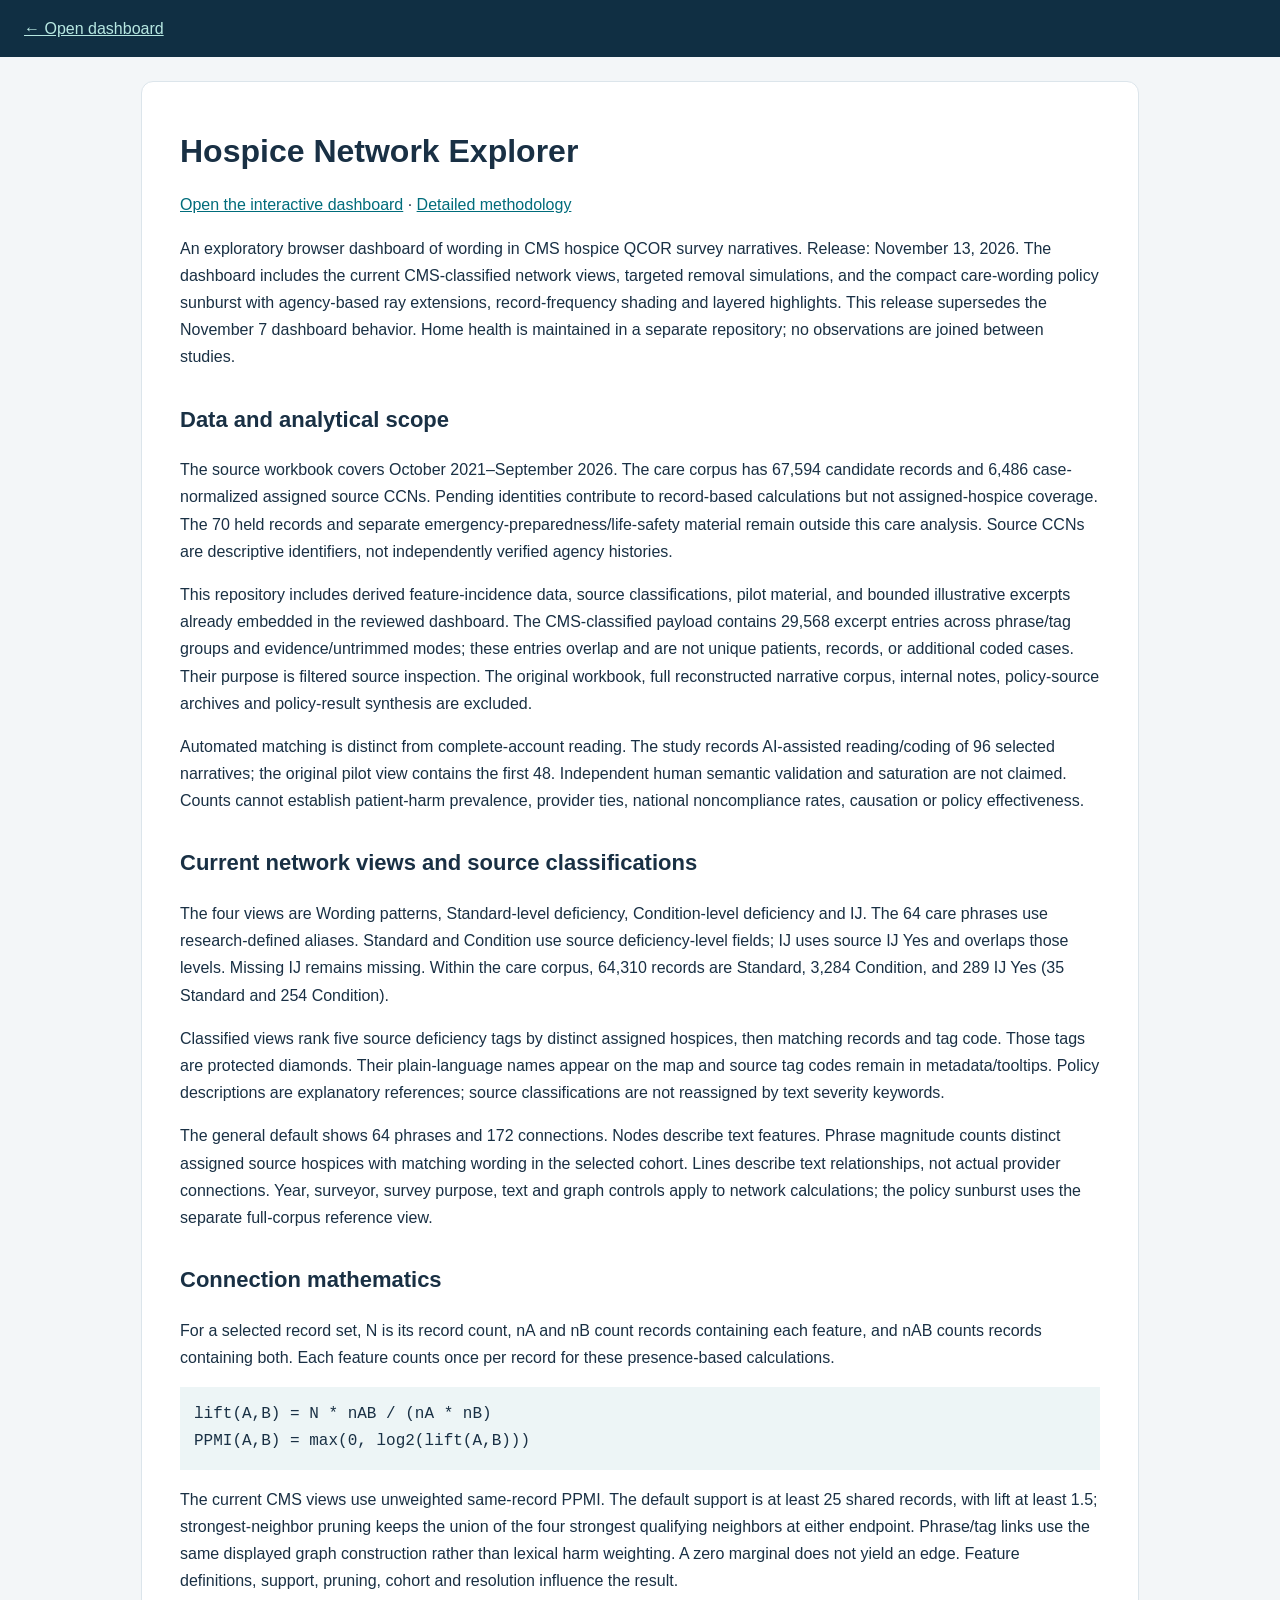
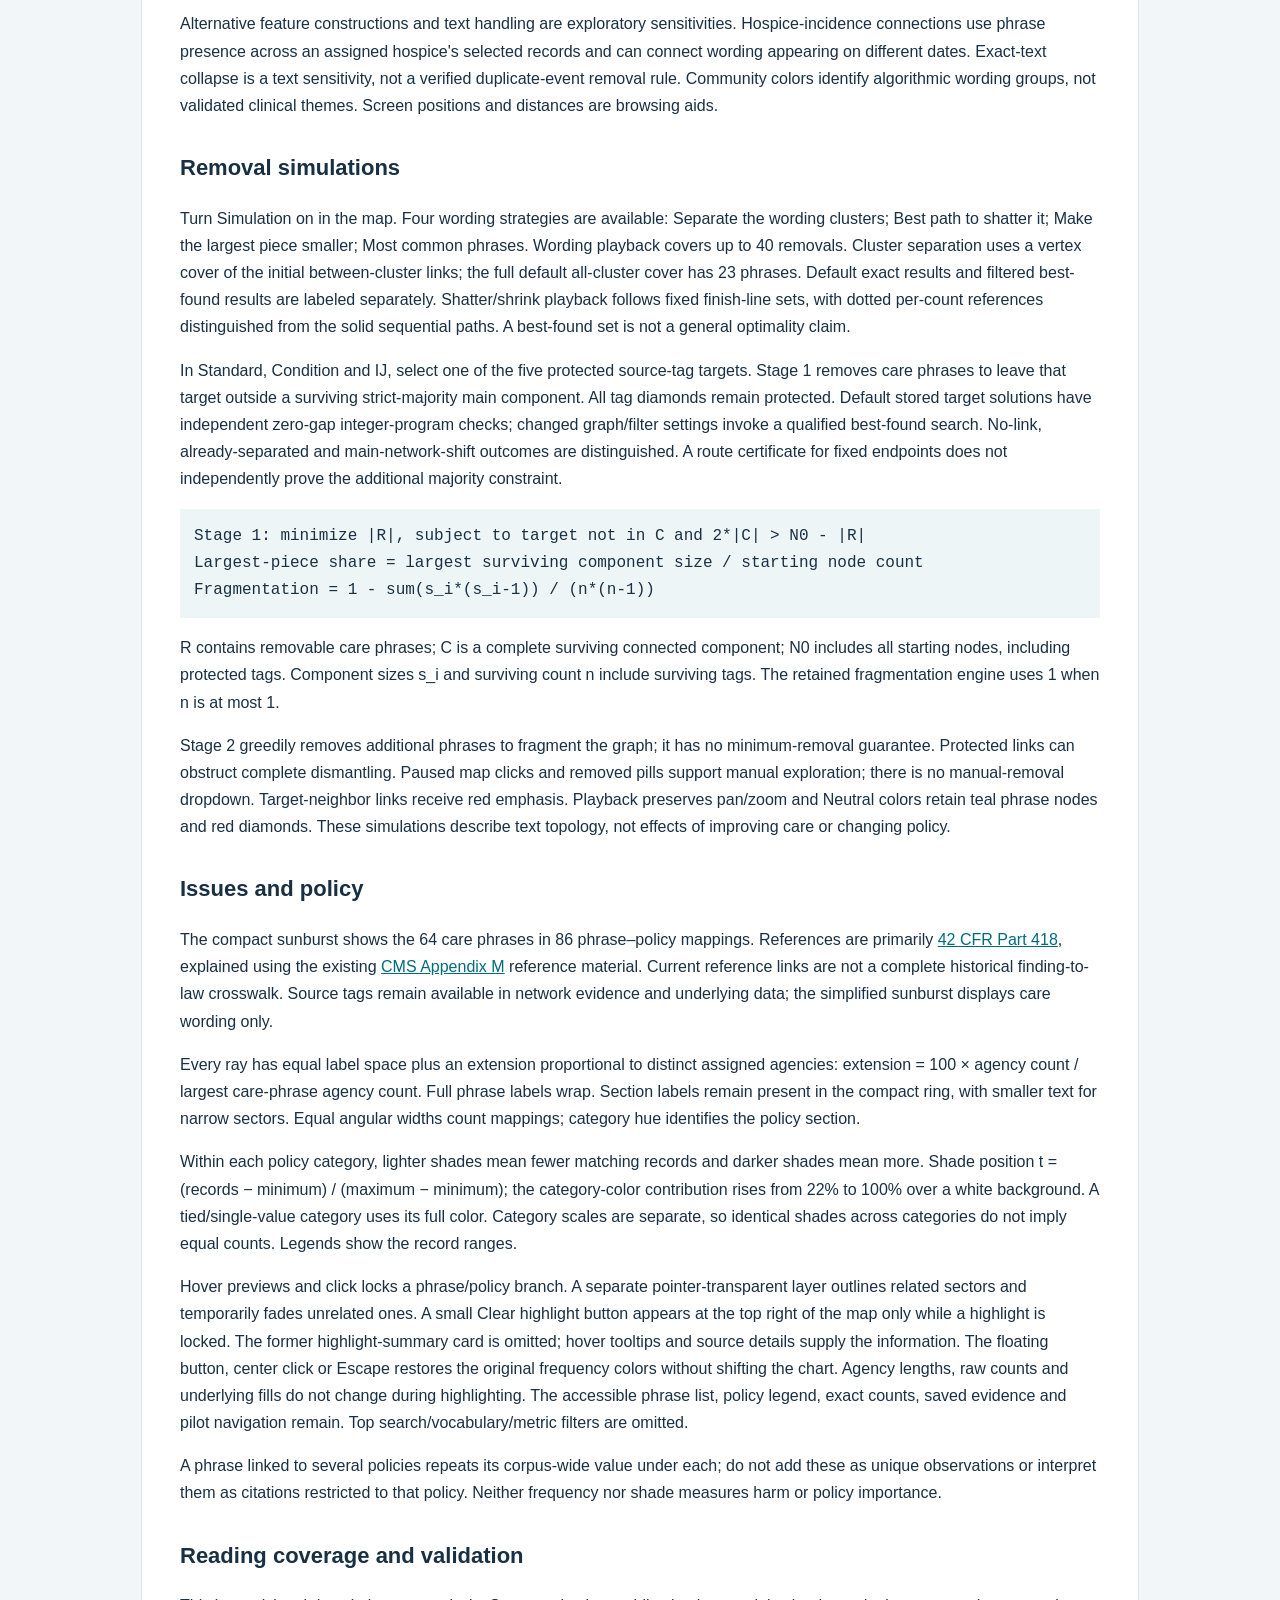
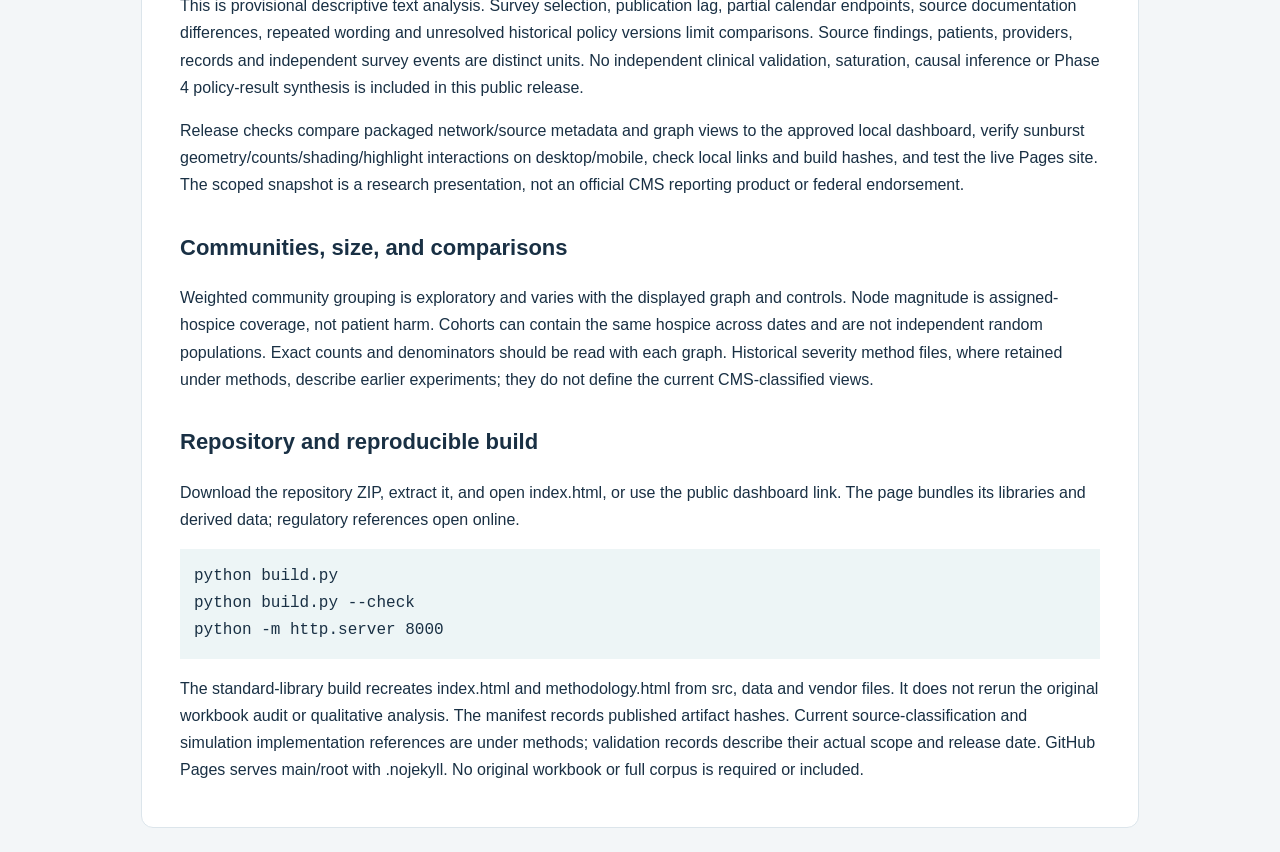
<file: legacy/pre-2026-11-23/methodology.html>
<!doctype html><html lang="en"><head><meta charset="utf-8"><meta name="viewport" content="width=device-width,initial-scale=1"><title>Hospice Network Explorer · Methodology</title><style>body{margin:0;background:#f3f6f8;color:#193044;font:16px/1.7 Segoe UI,Arial,sans-serif}nav{background:#102f43;padding:15px 24px}nav a{color:#b7e8e2}main{max-width:920px;margin:24px auto;padding:28px 38px;background:white;border:1px solid #dce5eb;border-radius:12px}h1{line-height:1.2}h2{margin-top:30px;font-size:22px}a{color:#006c7b}pre{background:#edf5f6;padding:14px;overflow:auto}code{overflow-wrap:anywhere}li{margin:7px 0}@media(max-width:650px){main{padding:20px;margin:8px}h1{font-size:28px}}</style></head><body><nav><a href="index.html">← Open dashboard</a></nav><main><h1>Hospice Network Explorer</h1><p><a href="https://martinblanco-aspe.github.io/hospice-network-explorer/">Open the interactive dashboard</a> · <a href="https://martinblanco-aspe.github.io/hospice-network-explorer/methodology.html">Detailed methodology</a></p><p>An exploratory browser dashboard of wording in CMS hospice QCOR survey narratives. Release: November 13, 2026. The dashboard includes the current CMS-classified network views, targeted removal simulations, and the compact care-wording policy sunburst with agency-based ray extensions, record-frequency shading and layered highlights. This release supersedes the November 7 dashboard behavior. Home health is maintained in a separate repository; no observations are joined between studies.</p><h2 id="data-and-analytical-scope">Data and analytical scope</h2><p>The source workbook covers October 2021–September 2026. The care corpus has 67,594 candidate records and 6,486 case-normalized assigned source CCNs. Pending identities contribute to record-based calculations but not assigned-hospice coverage. The 70 held records and separate emergency-preparedness/life-safety material remain outside this care analysis. Source CCNs are descriptive identifiers, not independently verified agency histories.</p><p>This repository includes derived feature-incidence data, source classifications, pilot material, and bounded illustrative excerpts already embedded in the reviewed dashboard. The CMS-classified payload contains 29,568 excerpt entries across phrase/tag groups and evidence/untrimmed modes; these entries overlap and are not unique patients, records, or additional coded cases. Their purpose is filtered source inspection. The original workbook, full reconstructed narrative corpus, internal notes, policy-source archives and policy-result synthesis are excluded.</p><p>Automated matching is distinct from complete-account reading. The study records AI-assisted reading/coding of 96 selected narratives; the original pilot view contains the first 48. Independent human semantic validation and saturation are not claimed. Counts cannot establish patient-harm prevalence, provider ties, national noncompliance rates, causation or policy effectiveness.</p><h2 id="current-network-views-and-source-classifications">Current network views and source classifications</h2><p>The four views are Wording patterns, Standard-level deficiency, Condition-level deficiency and IJ. The 64 care phrases use research-defined aliases. Standard and Condition use source deficiency-level fields; IJ uses source IJ Yes and overlaps those levels. Missing IJ remains missing. Within the care corpus, 64,310 records are Standard, 3,284 Condition, and 289 IJ Yes (35 Standard and 254 Condition).</p><p>Classified views rank five source deficiency tags by distinct assigned hospices, then matching records and tag code. Those tags are protected diamonds. Their plain-language names appear on the map and source tag codes remain in metadata/tooltips. Policy descriptions are explanatory references; source classifications are not reassigned by text severity keywords.</p><p>The general default shows 64 phrases and 172 connections. Nodes describe text features. Phrase magnitude counts distinct assigned source hospices with matching wording in the selected cohort. Lines describe text relationships, not actual provider connections. Year, surveyor, survey purpose, text and graph controls apply to network calculations; the policy sunburst uses the separate full-corpus reference view.</p><h2 id="connection-mathematics">Connection mathematics</h2><p>For a selected record set, N is its record count, nA and nB count records containing each feature, and nAB counts records containing both. Each feature counts once per record for these presence-based calculations.</p><pre><code>lift(A,B) = N * nAB / (nA * nB)
PPMI(A,B) = max(0, log2(lift(A,B)))</code></pre><p>The current CMS views use unweighted same-record PPMI. The default support is at least 25 shared records, with lift at least 1.5; strongest-neighbor pruning keeps the union of the four strongest qualifying neighbors at either endpoint. Phrase/tag links use the same displayed graph construction rather than lexical harm weighting. A zero marginal does not yield an edge. Feature definitions, support, pruning, cohort and resolution influence the result.</p><p>Alternative feature constructions and text handling are exploratory sensitivities. Hospice-incidence connections use phrase presence across an assigned hospice&#x27;s selected records and can connect wording appearing on different dates. Exact-text collapse is a text sensitivity, not a verified duplicate-event removal rule. Community colors identify algorithmic wording groups, not validated clinical themes. Screen positions and distances are browsing aids.</p><h2 id="removal-simulations">Removal simulations</h2><p>Turn Simulation on in the map. Four wording strategies are available: Separate the wording clusters; Best path to shatter it; Make the largest piece smaller; Most common phrases. Wording playback covers up to 40 removals. Cluster separation uses a vertex cover of the initial between-cluster links; the full default all-cluster cover has 23 phrases. Default exact results and filtered best-found results are labeled separately. Shatter/shrink playback follows fixed finish-line sets, with dotted per-count references distinguished from the solid sequential paths. A best-found set is not a general optimality claim.</p><p>In Standard, Condition and IJ, select one of the five protected source-tag targets. Stage 1 removes care phrases to leave that target outside a surviving strict-majority main component. All tag diamonds remain protected. Default stored target solutions have independent zero-gap integer-program checks; changed graph/filter settings invoke a qualified best-found search. No-link, already-separated and main-network-shift outcomes are distinguished. A route certificate for fixed endpoints does not independently prove the additional majority constraint.</p><pre><code>Stage 1: minimize |R|, subject to target not in C and 2*|C| &gt; N0 - |R|
Largest-piece share = largest surviving component size / starting node count
Fragmentation = 1 - sum(s_i*(s_i-1)) / (n*(n-1))</code></pre><p>R contains removable care phrases; C is a complete surviving connected component; N0 includes all starting nodes, including protected tags. Component sizes s_i and surviving count n include surviving tags. The retained fragmentation engine uses 1 when n is at most 1.</p><p>Stage 2 greedily removes additional phrases to fragment the graph; it has no minimum-removal guarantee. Protected links can obstruct complete dismantling. Paused map clicks and removed pills support manual exploration; there is no manual-removal dropdown. Target-neighbor links receive red emphasis. Playback preserves pan/zoom and Neutral colors retain teal phrase nodes and red diamonds. These simulations describe text topology, not effects of improving care or changing policy.</p><h2 id="issues-and-policy">Issues and policy</h2><p>The compact sunburst shows the 64 care phrases in 86 phrase–policy mappings. References are primarily <a href="https://www.ecfr.gov/current/title-42/chapter-IV/subchapter-B/part-418">42 CFR Part 418</a>, explained using the existing <a href="https://www.cms.gov/Regulations-and-Guidance/Guidance/Manuals/downloads/som107ap_m_hospice.pdf">CMS Appendix M</a> reference material. Current reference links are not a complete historical finding-to-law crosswalk. Source tags remain available in network evidence and underlying data; the simplified sunburst displays care wording only.</p><p>Every ray has equal label space plus an extension proportional to distinct assigned agencies: extension = 100 × agency count / largest care-phrase agency count. Full phrase labels wrap. Section labels remain present in the compact ring, with smaller text for narrow sectors. Equal angular widths count mappings; category hue identifies the policy section.</p><p>Within each policy category, lighter shades mean fewer matching records and darker shades mean more. Shade position t = (records − minimum) / (maximum − minimum); the category-color contribution rises from 22% to 100% over a white background. A tied/single-value category uses its full color. Category scales are separate, so identical shades across categories do not imply equal counts. Legends show the record ranges.</p><p>Hover previews and click locks a phrase/policy branch. A separate pointer-transparent layer outlines related sectors and temporarily fades unrelated ones. A small Clear highlight button appears at the top right of the map only while a highlight is locked. The former highlight-summary card is omitted; hover tooltips and source details supply the information. The floating button, center click or Escape restores the original frequency colors without shifting the chart. Agency lengths, raw counts and underlying fills do not change during highlighting. The accessible phrase list, policy legend, exact counts, saved evidence and pilot navigation remain. Top search/vocabulary/metric filters are omitted.</p><p>A phrase linked to several policies repeats its corpus-wide value under each; do not add these as unique observations or interpret them as citations restricted to that policy. Neither frequency nor shade measures harm or policy importance.</p><h2 id="reading-coverage-and-validation">Reading coverage and validation</h2><p>This is provisional descriptive text analysis. Survey selection, publication lag, partial calendar endpoints, source documentation differences, repeated wording and unresolved historical policy versions limit comparisons. Source findings, patients, providers, records and independent survey events are distinct units. No independent clinical validation, saturation, causal inference or Phase 4 policy-result synthesis is included in this public release.</p><p>Release checks compare packaged network/source metadata and graph views to the approved local dashboard, verify sunburst geometry/counts/shading/highlight interactions on desktop/mobile, check local links and build hashes, and test the live Pages site. The scoped snapshot is a research presentation, not an official CMS reporting product or federal endorsement.</p><h2 id="communities-size-and-comparisons">Communities, size, and comparisons</h2><p>Weighted community grouping is exploratory and varies with the displayed graph and controls. Node magnitude is assigned-hospice coverage, not patient harm. Cohorts can contain the same hospice across dates and are not independent random populations. Exact counts and denominators should be read with each graph. Historical severity method files, where retained under methods, describe earlier experiments; they do not define the current CMS-classified views.</p><h2 id="repository-and-reproducible-build">Repository and reproducible build</h2><p>Download the repository ZIP, extract it, and open index.html, or use the public dashboard link. The page bundles its libraries and derived data; regulatory references open online.</p><pre><code>python build.py
python build.py --check
python -m http.server 8000</code></pre><p>The standard-library build recreates index.html and methodology.html from src, data and vendor files. It does not rerun the original workbook audit or qualitative analysis. The manifest records published artifact hashes. Current source-classification and simulation implementation references are under methods; validation records describe their actual scope and release date. GitHub Pages serves main/root with .nojekyll. No original workbook or full corpus is required or included.</p></main></body></html>
</file>
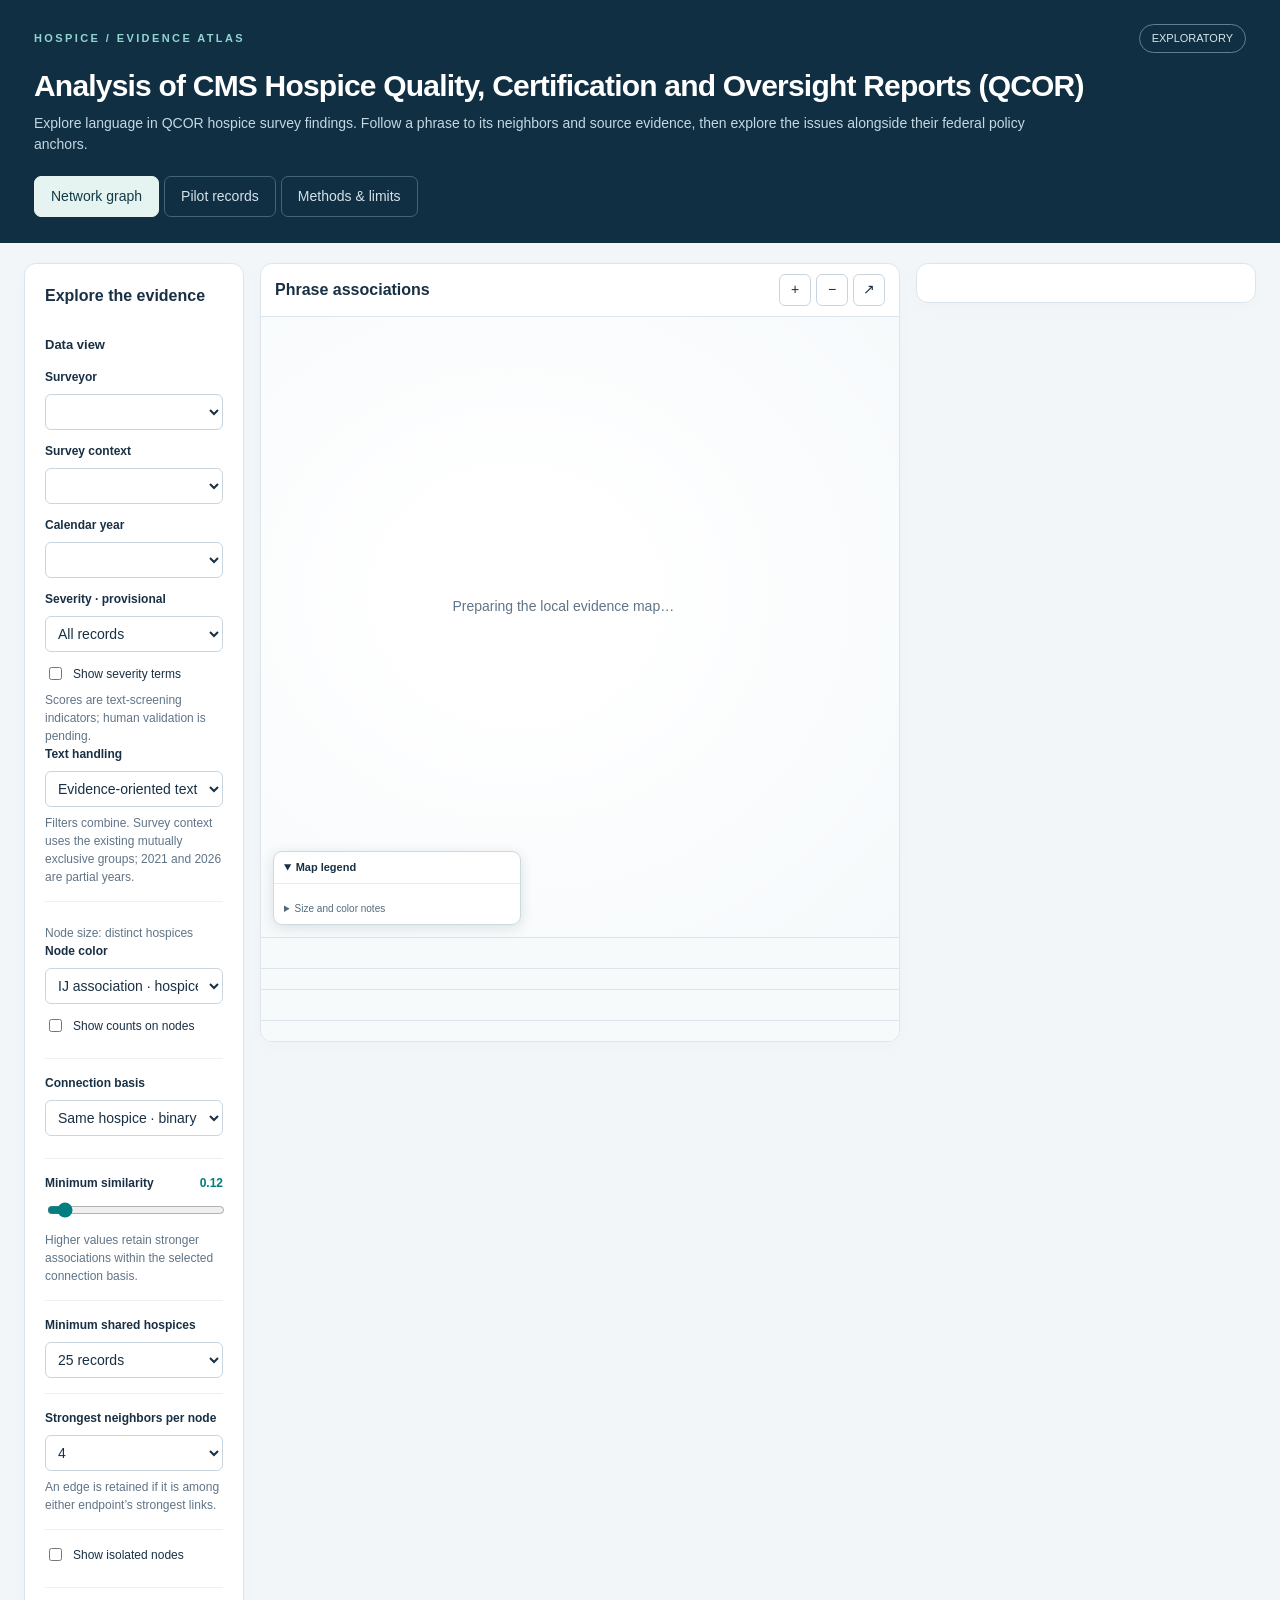
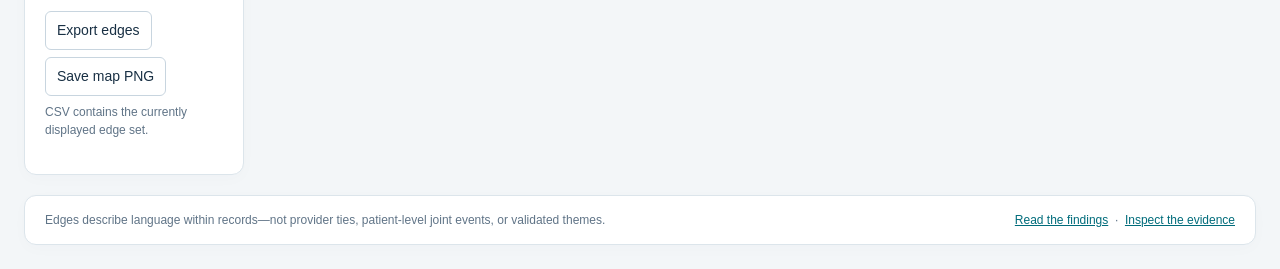
<file: legacy/pre-2026-11-23/src/page.html>
<!doctype html>
<html lang="en"><head><meta charset="utf-8"><meta name="viewport" content="width=device-width,initial-scale=1"><title>Hospice · Evidence Atlas</title>
<style>
:root{--ink:#193044;--muted:#607487;--teal:#007e80;--line:#dce5eb;--paper:#f3f6f8;--navy:#102f43}*{box-sizing:border-box}body{margin:0;background:var(--paper);font:14px/1.5 'Segoe UI',Arial,sans-serif;color:var(--ink)}button,input,select{font:inherit}button,a,input,select{outline-offset:4px}button{cursor:pointer}header{background:var(--navy);color:white;padding:24px 34px 26px}.brand{display:flex;justify-content:space-between;align-items:center}.eyebrow{font-size:11px;letter-spacing:2.4px;font-weight:700;text-transform:uppercase;color:#91d5d1}.badge{border:1px solid #61808c;border-radius:20px;padding:5px 12px;font-size:11px;color:#d4e6eb}h1{font-size:30px;font-weight:650;letter-spacing:-.8px;margin:10px 0 5px}header p{max-width:1000px;margin:0;color:#c5d8e2;font-size:14px}.topline{display:flex;gap:20px;align-items:center;justify-content:space-between;margin-top:21px}.tabs{display:flex;gap:5px}.tab{padding:9px 16px;border:1px solid #426477;color:#d2e2eb;background:transparent;border-radius:7px}.tab.active{color:#123a48;background:#e5f4f0;border-color:#e5f4f0}.stats{display:flex;gap:28px}.stat strong{display:block;font-size:23px;line-height:1.1}.stat small{font-size:10px;text-transform:uppercase;letter-spacing:1px;color:#a8c1ce}.workspace{display:grid;grid-template-columns:220px minmax(400px,1fr) 310px;gap:16px;padding:20px 24px}.panel{background:white;border:1px solid var(--line);border-radius:12px;box-shadow:0 4px 16px #17354e05}.controls{padding:20px;height:fit-content}h2{font-size:16px;margin:0 0 12px}.control{padding:15px 0;border-bottom:1px solid #edf1f4}.control:last-child{border:0}.control label{display:block;font-size:12px;font-weight:650;margin-bottom:8px}.control p,.subtle{font-size:12px;color:var(--muted);margin:7px 0 0}select,input[type=search]{width:100%;border:1px solid #c8d5df;border-radius:6px;padding:8px;background:white;color:var(--ink)}input[type=range]{width:100%;accent-color:var(--teal)}.range-label{float:right;color:var(--teal);font-variant-numeric:tabular-nums}.check{display:flex!important;gap:8px;align-items:center;font-weight:400!important}.btn{border:1px solid #c8d5df;background:white;color:var(--ink);padding:8px 11px;border-radius:6px}.btn.primary{background:var(--teal);border-color:var(--teal);color:white}.buttonrow{display:flex;gap:7px;margin-top:8px;flex-wrap:wrap}.map-panel{overflow:hidden}.map-heading{padding:16px 19px;border-bottom:1px solid var(--line);display:flex;align-items:center;justify-content:space-between;gap:12px}.map-heading h2{margin:0}.map-heading small{display:block;font-size:12px;color:var(--muted)}#network{height:620px;background:radial-gradient(ellipse at 40% 45%,#fff 20%,#f5f9fb 100%);position:relative}#network:focus{outline:2px solid var(--teal);outline-offset:-3px}.map-tools{display:flex;gap:5px}.map-tools button{width:32px;height:32px;padding:0}.legend{padding:12px 18px;border-top:1px solid var(--line);display:flex;align-items:center;gap:7px;flex-wrap:wrap;font-size:11px;color:var(--muted)}.dot{width:9px;height:9px;border-radius:50%;display:inline-block}.evidence{padding:19px;height:fit-content;max-height:830px;overflow:auto}.kicker{font-size:10px;letter-spacing:1.5px;color:var(--teal);font-weight:700;text-transform:uppercase}.evidence h2{font-size:21px;line-height:1.25;margin:5px 0 12px}.evidence p{font-size:13px}.metricrow{display:flex;gap:8px;margin:14px 0}.metricbox{flex:1;padding:10px;background:#eff6f7;border-radius:7px}.metricbox strong{font-size:18px;display:block}.metricbox small{font-size:10px;color:var(--muted)}.excerpt{border-left:3px solid #60a7a5;padding:0 0 0 12px;margin:18px 0}.excerpt p{white-space:pre-wrap;font-size:12px;margin:7px 0}.meta{font-size:10px;color:var(--muted);word-break:break-word}.neighbor{padding:5px 9px;margin:3px;border:1px solid #d7e3e7;background:#f6f9fa;border-radius:20px;font-size:11px;color:#26576a}.note{background:#eef5f6;padding:11px;border-radius:7px;font-size:12px;color:#425c6b}.footer{margin:0 24px 24px;padding:15px 20px;font-size:12px;color:var(--muted);display:flex;gap:20px;justify-content:space-between;align-items:center}.footer a,.evidence a{color:#006c7b}.empty{position:absolute;top:40%;left:15%;right:15%;text-align:center;background:#fff;padding:18px;border:1px solid var(--line);border-radius:8px;pointer-events:none}#empty{display:none}.methods{max-width:950px;margin:25px auto;padding:30px;display:none}.methods h2{margin-top:22px}.methods p,.methods li{font-size:14px}.pill{font-size:11px;background:#edf5f6;color:#266372;border-radius:20px;padding:4px 9px}#test-results{white-space:pre-wrap;font:12px monospace;margin:10px 24px;padding:12px;background:#fff}.loader{position:absolute;top:45%;left:30%;color:var(--muted)}
@media(min-width:1700px){#network{height:720px}.workspace{grid-template-columns:240px minmax(500px,1fr) 350px}}@media(max-width:1150px){.workspace{grid-template-columns:200px minmax(350px,1fr)}.evidence{grid-column:1/-1;max-height:none}.stats{gap:15px}#network{height:560px}}@media(max-width:720px){header{padding:20px}.topline{align-items:flex-start;flex-direction:column}.stats{width:100%;justify-content:space-between}.workspace{grid-template-columns:1fr;padding:12px}.controls{display:grid;grid-template-columns:1fr 1fr;gap:0 15px}.controls h2{grid-column:1/-1}.evidence{grid-column:auto}.map-panel{grid-row:1}#network{height:480px}.map-heading{padding:12px}.map-heading h2{font-size:14px}h1{font-size:25px}.footer{flex-direction:column;align-items:flex-start;margin:0 12px 12px}}
</style><style>.context-selector-label{display:block;font-size:11px;font-weight:650;margin:13px 0 7px}.node-description{font-size:13px;line-height:1.65;background:#eef6f6;border-radius:8px;padding:12px}.alias-chips{display:flex;flex-wrap:wrap;gap:5px}.alias-chip{font-size:11px;padding:4px 8px;background:#f2f5f7;border:1px solid #dce6ea;border-radius:15px}.context-example{margin:16px 0;padding-top:12px;border-top:1px solid #dce6ea}.context-example h3{font-size:13px;margin:0 0 5px}.source-passage{font-size:12px!important;line-height:1.65;border-left:3px solid #66aaa7;padding-left:10px;white-space:pre-wrap}.source-details summary{font-size:12px;color:#007780;cursor:pointer}.full-source{font-size:12px;white-space:pre-wrap;line-height:1.65;max-height:350px;overflow:auto;background:#f5f8fa;padding:12px;margin-top:8px;user-select:text}mark{background:#ffecad;color:inherit;border-radius:2px;padding:0 1px}#contextTextSearch{width:100%;padding:8px;border:1px solid #c8d5df;border-radius:6px}.evidence h3{font-size:13px;margin-top:16px}.evidence{max-height:960px}@media(min-width:1151px){.workspace{grid-template-columns:220px minmax(400px,1fr) 340px}}</style><style>div.vis-tooltip{white-space:pre-line;max-width:480px;line-height:1.5;font-size:12px}.note{white-space:pre-line}.metricrow{flex-wrap:wrap}.metricbox{min-width:90px}.control select+label{margin-top:12px}</style><style>div.vis-tooltip{white-space:normal!important;width:230px;max-width:230px!important;padding:12px!important}.compact-node-tooltip{font-size:12px;line-height:1.45}.tooltip-field+.tooltip-field{margin-top:10px}.tooltip-label{font-size:10px;font-weight:700;color:#607487}.tooltip-value{display:block;margin-top:2px;color:#193044;overflow-wrap:anywhere}.filter-heading{font-size:13px;margin:0 0 14px}</style><style>.color-description{padding:15px 18px;border-top:1px solid var(--line);background:#f7fafb}.color-description h3{font-size:13px;margin:0 0 8px}.color-description p{font-size:12px;line-height:1.65;color:#425c6b;margin:6px 0}</style><style>.network-summary h2{font-size:20px;margin:6px 0 12px}.network-summary p{font-size:13px;line-height:1.75}.summary-table-scroll{overflow-x:auto;margin:16px 0}.summary-table{width:100%;border-collapse:collapse;font-size:12px}.summary-table th,.summary-table td{text-align:left;vertical-align:top;padding:9px;border-bottom:1px solid #dce5eb}.summary-table th{background:#edf5f6}.summary-phrase{border:0;padding:0;background:transparent;color:#006c7b;text-decoration:underline;font:inherit;cursor:pointer}.network-summary>a{color:#006c7b;font-size:12px}</style><style>.network-summary{padding:10px 16px}.network-summary .summary-scope{font-size:12px;font-weight:650;margin:0 0 8px}.summary-grid{display:grid;grid-template-columns:minmax(0,1fr) minmax(0,1.3fr);gap:12px}.network-summary .summary-table-scroll{margin:0 0 7px}.summary-table caption{text-align:left;font-size:12px;font-weight:650;padding:0 0 5px;color:#193044}.network-summary .summary-table td,.network-summary .summary-table th{padding:5px 6px;font-size:11px}.network-summary p{font-size:12px;line-height:1.6;margin:4px 0 0}.summary-top td:last-child{white-space:nowrap}@media(max-width:760px){.summary-grid{grid-template-columns:1fr;gap:3px}}</style><style>.summary-partner-metric{display:block;font-size:10px;color:#607487;margin-top:2px;white-space:normal}.summary-top td:last-child{white-space:normal}.summary-top td:nth-child(2){white-space:nowrap}.summary-grid{grid-template-columns:minmax(0,1.15fr) minmax(0,1.3fr)}@media(max-width:760px){.summary-grid{grid-template-columns:1fr}}</style><style>.map-stage{position:relative}
.floating-legend{position:absolute;bottom:12px;left:12px;z-index:4;width:248px;max-width:calc(100% - 24px);max-height:55%;overflow:auto;background:rgba(255,255,255,.96);color:#193044;border:1px solid #cbdadf;border-radius:9px;box-shadow:0 3px 14px #18364a22;font-size:10px;line-height:1.35}
.floating-legend>summary{padding:8px 10px;font-weight:650;font-size:11px;cursor:pointer;user-select:none}
.floating-legend[open]>summary{border-bottom:1px solid #e5edef}
.floating-legend .legend{border:0;padding:6px 10px;margin:0;gap:5px;font-size:10px;line-height:1.35}
.floating-legend #magnitudeLegend{display:block;padding-bottom:0}
.floating-legend #magnitudeLegend strong{display:block;font-size:10px;font-weight:650}
.floating-legend #magnitudeLegend svg{display:block;width:100%;height:64px;overflow:visible}
.legend-color-title{font-size:10px;font-weight:650;margin:0 10px 2px}
.floating-legend #legend{padding-top:2px;display:flex;flex-wrap:wrap;gap:4px 8px}
.floating-legend-item{display:inline-flex;align-items:center;gap:4px;white-space:nowrap}
.floating-legend .dot{width:8px;height:8px;flex-shrink:0}
.legend-notes{padding:2px 10px 8px;font-size:10px;color:#526b7b}
.legend-notes summary{cursor:pointer}
.legend-notes p{margin:5px 0 0;font-size:10px;line-height:1.4}
.text-handling-description{padding:10px 18px}
.text-handling-description h3{font-size:12px;margin:0 0 4px}
.text-handling-description p{font-size:12px;line-height:1.55;margin:0}
@media(max-width:720px){.floating-legend{bottom:8px;left:8px;width:218px;max-width:calc(100% - 16px);max-height:52%}.floating-legend>summary{padding:6px 9px}.floating-legend #magnitudeLegend svg{height:56px}}
</style><style>.guided-field{margin:11px 0}.guided-field>label{display:block;font-size:12px;font-weight:650;margin-bottom:6px}.guided-field .check{font-size:12px;margin:8px 0}.guided-controls>h2{margin-bottom:12px}.guided-advanced{border-top:1px solid #dce5eb;margin-top:15px;padding-top:12px}.guided-advanced>summary{font-size:12px;font-weight:650;cursor:pointer}.guided-advanced>p{font-size:11px;color:#607487}.guided-reset{font-size:11px;padding:6px 8px;margin-top:6px}.guided-status{font-size:11px;color:#607487;margin:6px 0}.guided-comparison{border:1px solid #dce5eb;background:#f5f9fa;border-radius:7px;padding:8px;margin:10px 0}.guided-comparison .buttonrow{margin:0 0 8px}.guided-comparison button{font-size:11px;padding:6px 8px}.guided-comparison button[aria-pressed=true]{background:#007e80;color:white;border-color:#007e80}.guided-comparison p{font-size:11px;line-height:1.5;margin:5px 0}.guided-comparison label{font-size:11px;font-weight:650}.guided-detail-group{font-size:12px;border-left:3px solid #68a7a7;padding-left:9px}.guided-controls .buttonrow .btn{font-size:11px}.guided-controls #threshold{display:block}.guided-controls .range-label{font-size:11px}.guided-view-explanation{margin-top:5px}.wording-group-list{font-size:12px}.guided-controls [hidden]{display:none!important}.guided-comparison-scale{color:#526b7b}
@media(max-width:720px){.guided-controls{display:block}.guided-advanced{grid-column:1/-1}.tabs{flex-wrap:wrap}.guided-comparison .buttonrow{flex-wrap:wrap}}
.network-summary>h3,.reading-guide>h3{font-size:14px;margin:0 0 7px}.reading-guide{padding:12px 16px}.reading-guide>p,.reading-guide #textHandlingDescription{font-size:12px;line-height:1.6;margin:5px 0}.reading-guide #textHandlingDescription{padding:0;border:0;background:none}.reading-guide #textHandlingDescription h3{display:inline;font-size:12px;margin:0 5px 0 0}.reading-guide #textHandlingDescription p{display:inline;margin:0;font-size:12px}.reading-methods{margin-top:9px;font-size:12px}.reading-methods>summary{cursor:pointer;color:#006c7b;font-weight:650}.reading-methods .color-description{border:0;padding:8px 0;background:none}.reading-methods h3{font-size:13px;margin:4px 0}.reading-methods p{font-size:12px;line-height:1.6;margin:5px 0}.reading-methods #connectionMath{background:#edf5f6;padding:8px;border-radius:5px}.summary-comparison-partner{font-size:10px;color:#607487;margin-top:3px}.summary-comparison-partner .summary-partner-metric{font-size:9px}.network-summary .summary-comparison-scope{font-size:11px;color:#526b7b;margin-bottom:8px}.network-summary .summary-top td:nth-child(3){white-space:normal}.network-summary[data-view=comparison] .summary-top td:nth-child(3){white-space:nowrap}.network-summary[data-view=comparison] .summary-grid{grid-template-columns:minmax(0,1.3fr) minmax(0,1fr)}
.reading-row{display:flex;align-items:center;justify-content:space-between;gap:16px;margin:9px 0}.reading-row>p,.reading-row>#textHandlingDescription{flex:1;min-width:0;margin:0;font-size:12px;line-height:1.6}.lift-formula,.reading-formula{flex:0 0 auto;max-width:100%;margin:0;padding:0;color:#193e4a}.lift-formula[hidden],.reading-formula[hidden]{display:none}.formula-trigger{display:inline-flex;align-items:center;gap:8px;padding:6px 9px;border:1px solid #d6e3e6;border-radius:6px;background:#f7fafb;color:#193e4a;font:inherit;font-size:12px;cursor:help;max-width:100%}.formula-trigger:hover,.formula-trigger[aria-expanded=true]{border-color:#71a8aa;background:#edf6f5}.formula-trigger:focus-visible{outline:2px solid #007d80;outline-offset:3px}.formula-trigger math{font-size:15px;margin:0}.formula-info{display:inline-flex;align-items:center;justify-content:center;border:1px solid #8aa9b0;color:#416973;border-radius:50%;width:14px;height:14px;font:10px Arial;flex:0 0 14px}
.formula-help{position:fixed;z-index:10000;box-sizing:border-box;width:min(420px,calc(100vw - 20px));max-height:calc(100vh - 20px);overflow:auto;padding:15px 17px;background:#fff;color:#25434e;border:1px solid #b8d0d4;border-radius:9px;box-shadow:0 8px 28px #183c4c26;font:12px/1.6 'Segoe UI',sans-serif}.formula-help[hidden]{display:none}.formula-help-title{display:block;font-size:14px;color:#145f66}.formula-help p{margin:7px 0 11px}.formula-help dl{display:grid;grid-template-columns:95px minmax(0,1fr);gap:7px 12px;margin:0}.formula-help dt{font-weight:650;overflow-wrap:anywhere}.formula-help dd{margin:0}.formula-help small{display:block;margin-top:12px;color:#526c76;font-size:10px}
@media(max-width:760px){.reading-row{display:block;margin:10px 0}.reading-row>p{display:inline}.lift-formula,.reading-formula{display:inline-block;margin:4px 0 2px 7px;vertical-align:middle}.reading-row>#textHandlingDescription{display:inline}.formula-trigger math{font-size:14px}}
@media(max-width:760px){.network-summary[data-view=comparison] .summary-grid{grid-template-columns:1fr}.reading-guide{padding:12px}.network-summary .summary-table th,.network-summary .summary-table td{padding:5px 4px}}

.hospice-year-picker{position:relative;margin-top:15px}.hospice-year-label{font-size:12px;font-weight:650;margin-bottom:6px}.hospice-year-picker>details{position:relative}.hospice-year-picker summary{list-style:none;border:1px solid #c8d5df;border-radius:6px;padding:8px 11px;font-size:13px;cursor:pointer;display:flex;justify-content:space-between;gap:8px}.hospice-year-picker summary::-webkit-details-marker{display:none}.hospice-year-picker summary::after{content:'▾'}.hospice-year-picker summary:focus-visible{outline:2px solid #008b8a;outline-offset:2px}.hospice-year-picker summary[aria-disabled=true]{opacity:.5;cursor:default}.hospice-year-options{position:absolute;top:calc(100% + 4px);left:0;right:0;z-index:10;max-height:300px;overflow:auto;background:#fff;padding:8px;border:1px solid #c8d5df;border-radius:6px;box-shadow:0 5px 16px #12314426}.hospice-year-options label{display:flex;align-items:center;gap:9px;padding:7px 8px;font-size:13px;cursor:pointer;font-weight:400}.hospice-year-options label:hover{background:#edf6f5}.hospice-year-options input{width:16px;height:16px;margin:0;accent-color:#008b8a;flex:0 0 16px}.hospice-year-options>label{border-bottom:1px solid #dce5eb;margin-bottom:4px}.hospice-year-picker>p{font-size:11px;line-height:1.5}

.network-summary .summary-grid.summary-single{grid-template-columns:minmax(0,1fr)!important}
</style><style>#policyMap{--pm-ink:#173844;--pm-teal:#087f7d;--pm-line:#dce7e8;max-width:1600px;margin:0 auto;padding:26px 28px 40px;color:var(--pm-ink)}
#policyMap[hidden]{display:none!important}#policyMap *{box-sizing:border-box}
.pm-hero{display:flex;align-items:flex-start;justify-content:space-between;gap:24px;margin-bottom:22px}.pm-eyebrow{font-size:11px;font-weight:750;letter-spacing:1.8px;text-transform:uppercase;color:#357779}.pm-hero h1{font:700 11px/1.5 'Segoe UI',Arial,sans-serif;letter-spacing:2.4px;text-transform:uppercase;color:#91d5d1;margin:0}.pm-hero p{max-width:720px;font-size:14px;line-height:1.7;margin:0;color:#526a75}.pm-local{white-space:nowrap;border:1px solid #bad8d1;border-radius:22px;padding:8px 13px;background:#edf8f3;color:#286957;font-size:12px}
.pm-stats{display:grid;grid-template-columns:repeat(4,1fr);gap:12px;margin:0 0 22px}.pm-stat{background:white;border:1px solid var(--pm-line);border-radius:12px;padding:17px 20px}.pm-stat strong{display:block;font-size:26px;letter-spacing:-.8px}.pm-stat span{font-size:12px;color:#566e78;display:block;margin-top:4px}
.pm-toolbar{display:flex;flex-wrap:wrap;gap:12px;align-items:end;background:#fff;border:1px solid var(--pm-line);border-radius:12px;padding:15px;margin-bottom:16px}.pm-field{display:grid;gap:7px;min-width:150px}.pm-field:first-child{flex:1;min-width:210px}.pm-field label{font-size:11px;font-weight:700;color:#4c6671}.pm-field input,.pm-field select{width:100%;font:inherit;font-size:13px;border:1px solid #cbdcde;border-radius:7px;padding:10px;background:#fff;color:var(--pm-ink)}
#policyMap button{cursor:pointer;font:inherit}#policyMap button:focus-visible,#policyMap a:focus-visible,#policyMap input:focus-visible,#policyMap select:focus-visible{outline:3px solid #bc7a1a;outline-offset:3px}.pm-button{border:1px solid #b9d1d2;border-radius:7px;background:white;padding:9px 12px;color:#17676d;font-size:12px!important}.pm-button:hover{background:#e9f4f3}
.pm-layout{display:grid;grid-template-columns:minmax(0,1fr) 360px;gap:18px;align-items:start}.pm-panel{background:white;border:1px solid var(--pm-line);border-radius:13px;overflow:hidden}.pm-panel-head{padding:19px 20px 13px;border-bottom:1px solid var(--pm-line)}.pm-panel-head h2{font-size:17px;margin:0 0 7px}.pm-panel-head p{font-size:12px;line-height:1.6;margin:0;color:#5b7079}.pm-caption{font-size:11px;color:#547079;padding:10px 20px;display:flex;justify-content:space-between;gap:12px;background:#f7faf9}.pm-dot-key{color:#087f7d;font-weight:700}
.pm-scroll{max-height:600px;overflow:auto;scrollbar-color:#b5caca #f6f9f9}.pm-matrix{border-collapse:separate;border-spacing:0;width:100%;font-size:11px}.pm-matrix th,.pm-matrix td{border-bottom:1px solid #eef2f3;text-align:center;padding:0;min-width:39px;height:42px}.pm-matrix thead th{position:sticky;top:0;z-index:3;background:#f3f8f7;height:125px;vertical-align:bottom;border-bottom:1px solid #cbdcde}.pm-matrix thead th:first-child{left:0;z-index:5;text-align:left;vertical-align:middle;padding:16px;font-size:12px}.pm-matrix thead button{writing-mode:vertical-rl;transform:rotate(180deg);white-space:nowrap;max-height:120px;padding:12px 9px;border:0;background:transparent;color:#3e6570;font-size:10px!important;line-height:1.35}.pm-matrix tbody th{position:sticky;left:0;z-index:2;background:#fff;text-align:left;min-width:235px;width:260px}.pm-issue{width:100%;border:0;background:transparent;text-align:left;padding:9px 15px;color:#284a57}.pm-issue-name{display:block;font-size:12px;font-weight:600}.pm-issue-meta{display:flex;align-items:center;gap:8px;font-size:10px;color:#647c86;margin-top:6px}.pm-bar{width:65px;height:4px;background:#eaf0f0;border-radius:5px;overflow:hidden;display:inline-block}.pm-bar i{height:100%;background:#56a7a0;display:block;border-radius:5px}.pm-matrix tr.pm-selected th,.pm-matrix tr.pm-selected td{background:#eaf6f2}.pm-matrix tr:hover th,.pm-matrix tr:hover td{background:#f0f7f6}.pm-cell{border:0;background:transparent;width:100%;height:41px;color:var(--pm-teal);font-size:21px!important}.pm-cell:hover{background:#d1ebe2}.pm-col-selected{box-shadow:inset 0 -3px #087f7d!important;background:#dfeeea!important}.pm-empty{padding:45px 20px;color:#617782;text-align:center}
.pm-detail{padding:23px;position:sticky;top:18px}.pm-detail h2{font-size:25px;margin:10px 0 14px;letter-spacing:-.6px;line-height:1.2}.pm-detail p{font-size:12px;line-height:1.75;color:#4b6671}.pm-detail h3{font-size:12px;margin:22px 0 10px}.pm-type{display:inline-block;padding:5px 8px;border-radius:5px;background:#edf4f8;font-size:10px;letter-spacing:.5px;color:#426b80;text-transform:uppercase}.pm-type.severity{background:#f7edf2;color:#8c4868}.pm-ref{display:block;padding:11px 12px;margin:7px 0;border:1px solid #d6e5df;border-radius:8px;color:#08736f!important;background:#f4faf7;text-decoration:none;font-size:12px}.pm-ref:hover{text-decoration:underline}.pm-source-count{padding:12px;background:#f5f8f9;border-radius:8px;color:#385b68;font-size:12px;line-height:1.7}.pm-detail details{font-size:12px;line-height:1.7;margin-top:16px}.pm-detail summary{cursor:pointer;font-weight:650;color:#24646a}.pm-detail .context-example{margin:12px 0}.pm-detail .source-passage{font-size:11px!important}.pm-detail .full-source{font-size:11px;max-height:240px}.pm-detail .meta{font-size:10px;overflow-wrap:anywhere}.pm-detail .pm-related{display:flex;gap:6px;flex-wrap:wrap}.pm-related button{font-size:11px!important;border:1px solid #d7e4e4;background:#f6fafa;border-radius:18px;padding:6px 10px;color:#31616a}.pm-status-note{border-left:3px solid #c5a66c;padding-left:11px}
.pm-foot{margin-top:20px;display:grid;grid-template-columns:1fr 1fr;gap:18px}.pm-foot article{padding:20px 23px;background:#f2f7f6;border:1px solid var(--pm-line);border-radius:12px}.pm-foot h3{font-size:13px;margin:0 0 9px}.pm-foot p,.pm-foot a{font-size:12px;line-height:1.8;color:#4e6974}.pm-foot a{color:#0b7273}.pm-foot details{font-size:12px}.pm-foot summary{cursor:pointer;color:#24646a}.pm-library{display:flex;gap:8px;flex-wrap:wrap;margin-top:12px}.pm-library a{border:1px solid #cbdedd;padding:5px 9px;border-radius:5px;background:white;text-decoration:none}
@media(min-width:1450px){.pm-matrix th,.pm-matrix td{min-width:45px}}@media(max-width:1100px){.pm-layout{grid-template-columns:minmax(0,1fr)}.pm-detail{position:static}.pm-stats{gap:8px}.pm-detail .pm-source-examples{max-height:450px;overflow:auto}}@media(max-width:600px){#policyMap{padding:20px 12px}.pm-hero{display:block}.pm-local{display:inline-block;margin-top:13px}.pm-stats{grid-template-columns:1fr 1fr}.pm-stat{padding:13px}.pm-stat strong{font-size:23px}.pm-toolbar{gap:10px}.pm-field{min-width:125px;flex:1}.pm-foot{grid-template-columns:1fr}.pm-matrix tbody th{min-width:175px;width:175px}.pm-issue{padding:9px}.pm-issue-meta{flex-wrap:wrap}.pm-caption{display:block;line-height:1.7}.pm-caption span{display:block}.pm-scroll{max-height:480px}}

.pm-panel-head .pm-cfr-link{display:inline-block;margin-left:10px;font-size:12px;font-weight:400;color:#08736f;text-decoration:underline;text-underline-offset:2px;white-space:nowrap}

.pm-chart-host{min-width:0;background:linear-gradient(180deg,#fff 0%,#fafcfb 100%)}
.pm-breadcrumb{display:flex;align-items:center;flex-wrap:wrap;gap:9px;padding:16px 22px 0;font-size:11px;color:#627983;min-height:38px}.pm-breadcrumb-root{background:transparent;border:0;padding:0;color:#147e78;font-size:11px!important;font-weight:650!important;text-decoration:underline;text-underline-offset:3px}
.pm-sunburst-stage{position:relative;width:90%;max-width:846px;margin:0 auto;isolation:isolate}
#pmSunburst{display:block;width:100%;height:auto;overflow:visible}
.pm-arc{cursor:pointer;stroke:white;stroke-width:1.6px;stroke-linejoin:round;transition:fill-opacity .16s,opacity .16s,stroke-width .16s}
.pm-issue-arc{fill-opacity:1}.pm-section-arc{fill-opacity:1;stroke-width:2px}
.pm-issue-arc.pm-selected{fill-opacity:1}
#pmSunburst .pm-arc:focus{outline:none;box-shadow:none}
#pmSunburst .pm-arc.pm-selected,#pmSunburst .pm-arc.pm-highlight{stroke:white;stroke-width:1.6px}
#pmSunburst .pm-arc:focus-visible{outline:none;stroke:#183d4b;stroke-width:2.5px;fill-opacity:1}
.pm-hovering .pm-arc{opacity:1}
.pm-section-label{font-size:14px;fill:white;font-weight:650;letter-spacing:.3px;pointer-events:none}
.pm-leaf-label{font-size:12px;fill:#153c46;font-weight:550;pointer-events:none}
.pm-sunburst-center text{pointer-events:none}.pm-sunburst-center[role=button]{cursor:pointer}.pm-sunburst-center[role=button]:hover circle{fill:#e9f3f0;stroke:#91b4ab}.pm-sunburst-center:focus-visible{outline:none}.pm-sunburst-center:focus-visible circle{stroke:#ad7628;stroke-width:4px}
#pmSunburst .pm-sunburst-center:focus{outline:none;box-shadow:none}
#pmSunburst .pm-sunburst-center:focus-visible circle{stroke:#ad7628;stroke-width:4px}
.pm-center-eyebrow{font-size:10px;letter-spacing:1.8px;fill:#4b626a;font-weight:650}.pm-center-value{font-size:45px;letter-spacing:-1.4px;fill:#234c55;font-weight:700}.pm-sunburst-center[role=button] .pm-center-value{font-size:31px;letter-spacing:-.6px}.pm-center-sub{font-size:14px;fill:#36565f}.pm-center-note{font-size:12px;fill:#4b626a}.pm-center-back{font-size:12px;fill:#00665b;font-weight:650}
.pm-chart-tooltip{position:absolute;z-index:4;background:#173d48;color:white;border:1px solid #315864;border-radius:9px;box-shadow:0 8px 28px #102f4826;padding:12px 15px;max-width:min(300px,calc(100% - 16px));font-size:11px;line-height:1.7;pointer-events:none}.pm-chart-tooltip[hidden]{display:none}.pm-chart-tooltip strong{display:block;font-size:13px;font-weight:650;margin-bottom:3px}.pm-chart-tooltip span{display:block;color:#e0eeec}.pm-chart-tooltip span:last-child{margin-top:7px;color:#b9dcd3;font-size:10px}
.pm-chart-note{margin:0;padding:0 25px 20px;text-align:center;color:#627b83;font-size:11px;line-height:1.7}
.pm-section-legend{display:grid;grid-template-columns:repeat(3,minmax(0,1fr));gap:7px;padding:0 20px 20px}.pm-section-key{display:flex;align-items:center;gap:8px;min-width:0;border:1px solid #e0eae7;border-radius:7px;background:#fff;padding:10px;text-align:left;color:#3e6570;transition:background .15s}.pm-section-key:hover{background:#edf6f2;border-color:#b1cfc5}.pm-section-swatch{height:24px;width:4px;flex:0 0 4px;background:var(--section-color);border-radius:3px}.pm-section-key>span:nth-child(2){display:block;flex:1;min-width:0}.pm-section-key strong{display:block;font-size:11px;font-weight:650}.pm-section-key>span:nth-child(2)>span{display:block;font-size:10px;line-height:1.45;margin-top:2px}.pm-key-count{font-size:11px;background:#f2f7f5;min-width:22px;padding:3px 5px;border-radius:5px;text-align:center;color:#52776d}
.pm-issue-browser{margin:0 20px 20px;border-top:1px solid #dce8e4;padding-top:14px}.pm-issue-browser>summary{font-size:12px;font-weight:650;cursor:pointer;color:#286c6e}.pm-issue-list{display:grid;grid-template-columns:repeat(3,minmax(0,1fr));gap:6px;margin-top:12px;max-height:360px;overflow:auto;padding:3px}.pm-issue-list .pm-issue{border:1px solid #e2eae7;border-radius:7px;min-width:0;padding:10px;font-size:12px}.pm-issue-list .pm-issue:hover{background:#eef6f3}.pm-issue-list .pm-selected{background:#e5f3ed;border-color:#83b7a5}.pm-issue-list .pm-issue-meta{display:block;font-size:10px;line-height:1.6}.pm-issue-list .pm-issue-name{overflow-wrap:anywhere}
@keyframes pm-chart-enter{from{opacity:.3}to{opacity:1}}
@media(max-width:1250px){.pm-section-legend{grid-template-columns:repeat(2,minmax(0,1fr))}}
@media(max-width:1100px){.pm-sunburst-stage{max-width:702px}.pm-section-legend{grid-template-columns:repeat(3,minmax(0,1fr))}}
@media(max-width:600px){.pm-breadcrumb{padding:15px 15px 5px;gap:7px}.pm-section-label{font-size:19px}.pm-leaf-label{display:none}.pm-center-value{font-size:55px}.pm-center-eyebrow{font-size:13px}.pm-center-sub{font-size:18px}.pm-center-note{font-size:15px}.pm-sunburst-center[role=button] .pm-center-value{font-size:34px}.pm-center-back{font-size:16px}.pm-section-legend{grid-template-columns:repeat(2,minmax(0,1fr));padding:0 12px 16px;gap:6px}.pm-section-key{padding:9px 7px;gap:6px;min-height:62px}.pm-section-key>span:nth-child(2)>span{font-size:10px}.pm-key-count{min-width:19px}.pm-chart-note{padding:0 17px 17px}.pm-issue-browser{margin:0 12px 16px}.pm-issue-list{grid-template-columns:repeat(2,minmax(0,1fr))}}
@media(prefers-reduced-motion:reduce){#pmSunburst{animation:none}.pm-arc{transition:none}}

/* Preserve frequency shades during hover/selection; indicate focus with an outline. */
#pmSunburst .pm-arc.pm-highlight{stroke:#26434d;stroke-width:2.3px}

/* Retain section labels within the restored compact chart. */
@media(max-width:600px){.pm-section-label{font-size:14px}}

#pmSunburst .pm-section-label-narrow{font-size:10px}

/* Contextual clear action floats over the plot without changing its layout. */
.pm-clear-highlight{position:absolute;top:10px;right:10px;z-index:5;background:#fff;box-shadow:0 2px 9px #173d481c;border-color:#b9d4cc}
.pm-clear-highlight[hidden]{display:none}
@media(max-width:600px){.pm-clear-highlight{top:6px;right:6px;min-height:34px;font-size:11px!important}}
</style><style>.workspace{grid-template-columns:220px minmax(0,1fr) 340px!important;align-items:start}
.map-heading{flex-wrap:wrap;padding:10px 14px;gap:8px}.map-heading .title-view{margin:0;display:flex;align-items:center;gap:8px;flex:1;min-width:180px}
.title-view>label{margin:0;font-size:12px}.title-view select{width:auto;max-width:250px;font-size:12px;padding:7px}.map-heading .map-tools{margin-left:auto}
.sim-toggle{display:flex;align-items:center;gap:7px;font-size:12px;cursor:pointer;white-space:nowrap}.sim-toggle input{appearance:none;width:32px;height:18px;border-radius:20px;background:#a4b5bf;position:relative;margin:0;cursor:pointer;flex-shrink:0}.sim-toggle input:before{content:'';position:absolute;left:3px;top:3px;background:white;width:12px;height:12px;border-radius:50%;transition:transform .15s}.sim-toggle input:checked{background:#007e80}.sim-toggle input:checked:before{transform:translateX(14px)}
.map-view-details{margin:12px 0;font-size:11px}.map-view-details summary{cursor:pointer}.map-view-details h2{font-size:13px;margin-top:6px}.map-stage{position:relative}
.sim-panel{grid-column:3;grid-row:1;padding:19px;min-width:0;max-height:none;overflow:visible}.sim-panel h2{font-size:21px;margin:5px 0 15px;line-height:1.25}.sim-panel h3{font-size:13px;margin:18px 0 9px}.sim-panel p{font-size:12px;line-height:1.6;color:#526b7b}.sim-panel label{display:block;font-size:12px;margin:12px 0 5px;font-weight:650}.sim-panel select{font-size:12px;padding:7px;min-width:0}
.sim-panel[hidden],.sim-playback[hidden],.simulation-baseline-note[hidden],.evidence[hidden],.sim-panel button[hidden]{display:none!important}
.sim-stats[hidden],#removalRouteNote[hidden]{display:none!important}
.simulation-methods[hidden]{display:none!important}.removed-pill button:disabled{opacity:.35;cursor:default}
.simulation-active #networkSummary,.simulation-active #readingGuide,body.simulation-mode .footer{display:none!important}
.wording-only[hidden],.wording-comparison[hidden]{display:none!important}.wording-view-controls .check{font-size:11px;margin:8px 0}.wording-only>button{font-size:11px;padding:6px 9px}.wording-only details{font-size:11px;margin:8px 0 14px}.wording-big{display:grid;grid-template-columns:1fr 1fr 1fr;gap:8px;line-height:1.3}.wording-big strong{display:block;font-size:21px;color:#155c63}.wording-big small{font-size:10px;display:block;margin-top:5px}.wording-comparison{padding:15px 16px}.wording-comparison .simulation-methods{border:0;margin:0;padding:0}.wording-comparison .simulation-methods h3{margin:0 0 8px;font-size:15px}.wording-comparison .simulation-methods p{font-size:12px;line-height:1.65}.wording-comparison .reading-row{margin:9px 0}.wording-curves{display:grid;grid-template-columns:1fr 1fr;gap:14px;margin-top:14px}.wording-curves h3{font-size:12px;margin:0}.wording-curves svg{width:100%;height:auto}.wording-curves svg text{font:10px 'Segoe UI',sans-serif;fill:#526b7b}.wording-curve-legend{display:flex;gap:6px 13px;flex-wrap:wrap;font-size:10px;margin-top:5px}.wording-curve-legend>span{display:inline-flex;align-items:center;gap:5px}.wording-comparison .current td{background:#e8f4f2;font-weight:600}.wording-comparison table{min-width:510px}.wording-comparison caption{text-align:left;font-weight:600;margin:12px 0 7px}.simulation-equation.reading-formula{background:transparent;padding:0;margin:8px 0}
@media(max-width:740px){.wording-curves{grid-template-columns:1fr}.wording-big strong{font-size:18px}.wording-comparison{padding:12px}.wording-comparison .reading-row{display:block}.wording-comparison .reading-formula{display:inline-block;margin-top:6px}}
.removed-pill>span{cursor:help}.removed-pill>span:focus-visible{outline:2px solid #007e80;outline-offset:3px;border-radius:3px}.removed-pill-tooltip{position:fixed;z-index:10001;width:320px;max-width:calc(100vw - 20px);max-height:calc(100vh - 20px);overflow:auto;padding:13px 15px;background:#fff;border:1px solid #bdd4d8;border-radius:9px;box-shadow:0 7px 24px #17354e25;color:#25434e;font:12px/1.65 'Segoe UI',Arial,sans-serif}.removed-pill-tooltip[hidden]{display:none}.removed-pill-tooltip strong{display:block;color:#145f66;font-size:13px}.removed-pill-tooltip p{margin:6px 0 0}
.sim-playback{position:absolute;top:12px;right:12px;z-index:4;width:242px;max-width:calc(100% - 24px);padding:10px 12px;background:#fffffff5;border:1px solid #b8d2d5;border-radius:10px;box-shadow:0 5px 20px #17354e15}.sim-buttons{display:flex;align-items:center;gap:7px;margin-bottom:7px}.sim-buttons button{font-size:12px;padding:5px 10px}.sim-buttons output{margin-left:auto;font-size:12px;font-variant-numeric:tabular-nums}.sim-playback input{display:block;margin:0}
.sim-stats{font-size:12px;color:#22515b;padding:12px;background:#eef6f6;border-radius:8px;line-height:1.9;margin:14px 0}.sim-goal{display:block;color:#00746b;margin-top:6px}.manual-removal-row{display:flex;gap:6px}.manual-removal-row select{flex:1;width:0}.manual-removal-row button{font-size:12px}.sim-hint{font-size:11px!important}.sim-help{font-size:11px;color:#526b7b;margin-top:16px}.sim-help>summary{cursor:pointer}
.simulation-piece-key{margin:0 0 14px}.simulation-piece-key[hidden]{display:none}.simulation-piece-key p{margin:4px 0 8px}.simulation-piece-chip{display:inline-flex;align-items:center;gap:5px;font-size:11px;margin:0 5px 5px 0;padding:4px 7px;border:1px solid #dce5eb;border-radius:12px;background:#f6f9fa}.simulation-methods{border-top:1px solid #dce5eb;margin-top:18px;padding-top:2px}.simulation-methods h3{line-height:1.5}.simulation-methods p{font-size:11px;line-height:1.7}.simulation-methods details{font-size:11px;margin-top:12px}.simulation-methods summary{cursor:pointer;font-weight:650;color:#006c7b}.simulation-methods a{color:#006c7b;overflow-wrap:anywhere}.simulation-equation{padding:10px 7px;background:#eef6f6;border-radius:6px;margin:7px 0;overflow:auto}.simulation-equation math{font-size:15px}.simulation-symbols{color:#526b7b}
.removed-pills{display:flex;align-content:start;align-items:start;flex-wrap:wrap;gap:6px;max-height:310px;overflow:auto;padding:2px}.removed-pill{display:inline-flex;align-items:center;max-width:100%;gap:6px;padding:4px 5px 4px 9px;border:1px solid #cbdfe1;border-radius:18px;background:#edf6f5;font-size:11px;color:#205b63}.removed-pill>span{overflow-wrap:anywhere}.removed-pill button{border:0;border-radius:50%;background:transparent;color:#25636a;width:22px;height:22px;flex:0 0 22px;font-size:17px;line-height:1;cursor:pointer}.removed-pill button:hover{background:#d6e9e6}.removed-pill button:focus-visible{outline:2px solid #007e80}
.simulation-baseline-note{font-size:11px;margin:0;padding:9px 16px;color:#526b7b;background:#f1f7f7;border-top:1px solid #dce5eb}.sim-panel button:disabled,.sim-playback button:disabled{opacity:.5;cursor:default}.sr-only{position:absolute;width:1px;height:1px;overflow:hidden;clip-path:inset(50%);white-space:nowrap}
@media(max-width:1200px){.workspace{grid-template-columns:190px minmax(0,1fr) 280px!important}.controls{padding:14px}.sim-panel{padding:15px}.evidence{grid-column:3!important;grid-row:1}}
@media(max-width:950px){.workspace{grid-template-columns:185px minmax(0,1fr)!important}.evidence,.sim-panel{grid-column:1/-1!important;grid-row:auto;max-height:none}.removed-pills{max-height:220px}}
@media(max-width:620px){.workspace{grid-template-columns:minmax(0,1fr)!important}.controls{display:block;grid-column:1;grid-row:2}.map-panel{grid-row:1}.evidence,.sim-panel{grid-column:1!important;grid-row:3}.map-heading .title-view{flex-basis:100%}.map-heading .title-view select{flex:1;max-width:none}#network{height:560px}.sim-playback{width:220px}.map-stage .floating-legend{max-width:calc(100% - 24px)}}
@media(prefers-reduced-motion:reduce){.sim-toggle input:before{transition:none}}

.wording-curves[hidden],.wording-curve-legend[hidden]{display:none!important}
</style></head><body>
<header><div class="brand"><div class="eyebrow">Hospice / Evidence Atlas</div><span class="badge">EXPLORATORY</span></div><h1>Analysis of CMS Hospice Quality, Certification and Oversight Reports (QCOR)</h1><p>Explore language in QCOR hospice survey findings. Follow a phrase to its neighbors and source evidence, then explore the issues alongside their federal policy anchors.</p><div class="topline"><nav class="tabs" aria-label="Network views"><button class="tab active" id="phraseTab">Network graph</button><button class="tab" id="pilotTab">Pilot records</button><button class="tab" id="methodsTab">Methods & limits</button></nav></div></header>
<main class="workspace" id="workspace"><aside class="panel controls"><h2>Explore the evidence</h2><div class="control"><h3 class="filter-heading">Data view</h3><label for="surveyorFilter">Surveyor</label><select id="surveyorFilter"></select><label for="contextFilter">Survey context</label><select id="contextFilter"></select><label for="yearFilter">Calendar year</label><select id="yearFilter"></select><label for="severityFilter">Severity · provisional</label><select id="severityFilter"><option value="all">All records</option><option value="any">Any positive severity score</option><option value="moderate">Moderate or High</option><option value="high">High only</option><option value="paperwork">Paperwork mentions only</option></select><label class="check"><input type="checkbox" id="severityTerms">Show severity terms</label><p>Scores are text-screening indicators; human validation is pending.</p><label for="textFilter">Text handling</label><select id="textFilter"><option value="all">Evidence-oriented text</option><option value="untrimmed">Untrimmed text</option><option value="deduplicated">Identical text collapsed</option></select><p id="cohortNote">Filters combine. Survey context uses the existing mutually exclusive groups; 2021 and 2026 are partial years.</p></div><div class="control"><p id="nodeSizeNote" class="subtle">Node size: distinct hospices</p><label for="colorLayer">Node color</label><select id="colorLayer"><option value="ij" selected>IJ association · hospice share</option><option value="condition">Condition level · hospice share</option><option value="community">Record-based communities / pilot surveyor</option><option value="severity">Severity share · provisional</option></select><label class="check"><input id="showCounts" type="checkbox">Show counts on nodes</label></div><div class="control"><label for="edgeUnit">Connection basis</label><select id="edgeUnit"><option value="hospice" selected>Same hospice · binary incidence</option><option value="record">Same record · TF-IDF</option><option value="severity">Same record · severity-weighted PPMI</option><option value="ppmi">Same record · unweighted PPMI comparison</option></select><p id="edgeNote"></p></div><div class="control"><label for="threshold">Minimum similarity <span class="range-label" id="thresholdLabel">0.12</span></label><input type="range" id="threshold" min="0.08" max="0.70" value="0.12" step="0.01"><p>Higher values retain stronger associations within the selected connection basis.</p></div><div class="control"><label for="shared" id="sharedLabel">Minimum shared hospices</label><select id="shared"><option value="10">10 records</option><option value="25" selected>25 records</option><option value="50">50 records</option><option value="100">100 records</option></select></div><div class="control"><label for="neighbors">Strongest neighbors per node</label><select id="neighbors"><option value="2">2</option><option value="4" selected>4</option><option value="6">6</option><option value="12">12</option><option value="999">All qualifying</option></select><p>An edge is retained if it is among either endpoint’s strongest links.</p></div><div class="control"><label class="check"><input id="isolates" type="checkbox">Show isolated nodes</label></div><div class="control"><div class="buttonrow"><button class="btn" id="csvBtn">Export edges</button><button class="btn" id="pngBtn">Save map PNG</button></div><p>CSV contains the currently displayed edge set.</p></div></aside>
<section class="panel map-panel" aria-label="Interactive research network"><div class="map-heading"><div><h2 id="mapTitle">Phrase associations</h2><small id="mapCounts" aria-live="polite"></small></div><div class="map-tools"><button class="btn" id="zoomIn" aria-label="Zoom in">+</button><button class="btn" id="zoomOut" aria-label="Zoom out">−</button><button class="btn" id="fit" aria-label="Fit network">↗</button></div></div><div id="mapStage" class="map-stage"><div id="network" tabindex="0" aria-label="Drag nodes, scroll to zoom, and click to inspect neighbors"><div class="loader">Preparing the local evidence map…</div></div><details id="floatingLegend" class="floating-legend" open aria-label="Map size and color legend"><summary>Map legend</summary><div class="legend" id="magnitudeLegend"></div><div id="legendColorTitle" class="legend-color-title"></div><div class="legend" id="legend"></div><details class="legend-notes"><summary>Size and color notes</summary><p id="legendNotes"></p></details></details></div><section id="connectionDescription" class="color-description" aria-live="polite" aria-label="Connection method and severity explanation"></section><section id="textHandlingDescription" class="color-description text-handling-description" aria-live="polite" aria-label="Selected text handling"></section><section id="colorDescription" class="color-description" aria-live="polite" aria-label="Node color explanation"></section><section id="networkSummary" class="color-description network-summary" aria-live="polite" aria-label="Plain-language network summary"></section></section>
<aside class="panel evidence" id="evidence" aria-live="polite"></aside></main>
<section class="panel methods" id="methods"><h1>CMS source-classified wording</h1><p>Four views use the same care vocabulary and unweighted same-record PPMI: all wording, Standard-level records, Condition-level records and source-IJ-Yes records. Standard and Condition retain their IJ-associated rows. Missing IJ is never No.</p><p>The cohort comes from source metadata, not keywords, citation depth or a passage-screen result. Top-five deficiencies are ranked by distinct assigned hospices, then source-record count and tag code. Those five tags appear as protected diamonds; all eligible cohort rows still contribute care wording. Other tags are available in the full policy-reference browser.</p><p>Source classifications concern findings/citations or surveys, not the clinical severity of every phrase. Nodes and edges do not establish provider ties, patient-harm prevalence, causes of IJ or policy effectiveness. Policy references explain the classifications; historical applicability must be matched to survey dates.</p><p><a href="methodology.html#current-network-views-and-source-classifications">Method, CMS policy basis and review status</a> · <a href="methodology.html">Release methodology</a></p></section>
<footer class="panel footer"><span id="footnote">Edges describe language within records—not provider ties, patient-level joint events, or validated themes.</span><span><a href="methodology.html#reading-coverage-and-validation">Read the findings</a> &nbsp;·&nbsp; <a href="methodology.html#reading-coverage-and-validation">Inspect the evidence</a></span></footer>
<script>__VIS_LIBRARY__</script><script>__DASHBOARD_RUNTIME__</script></body></html>
</file>
